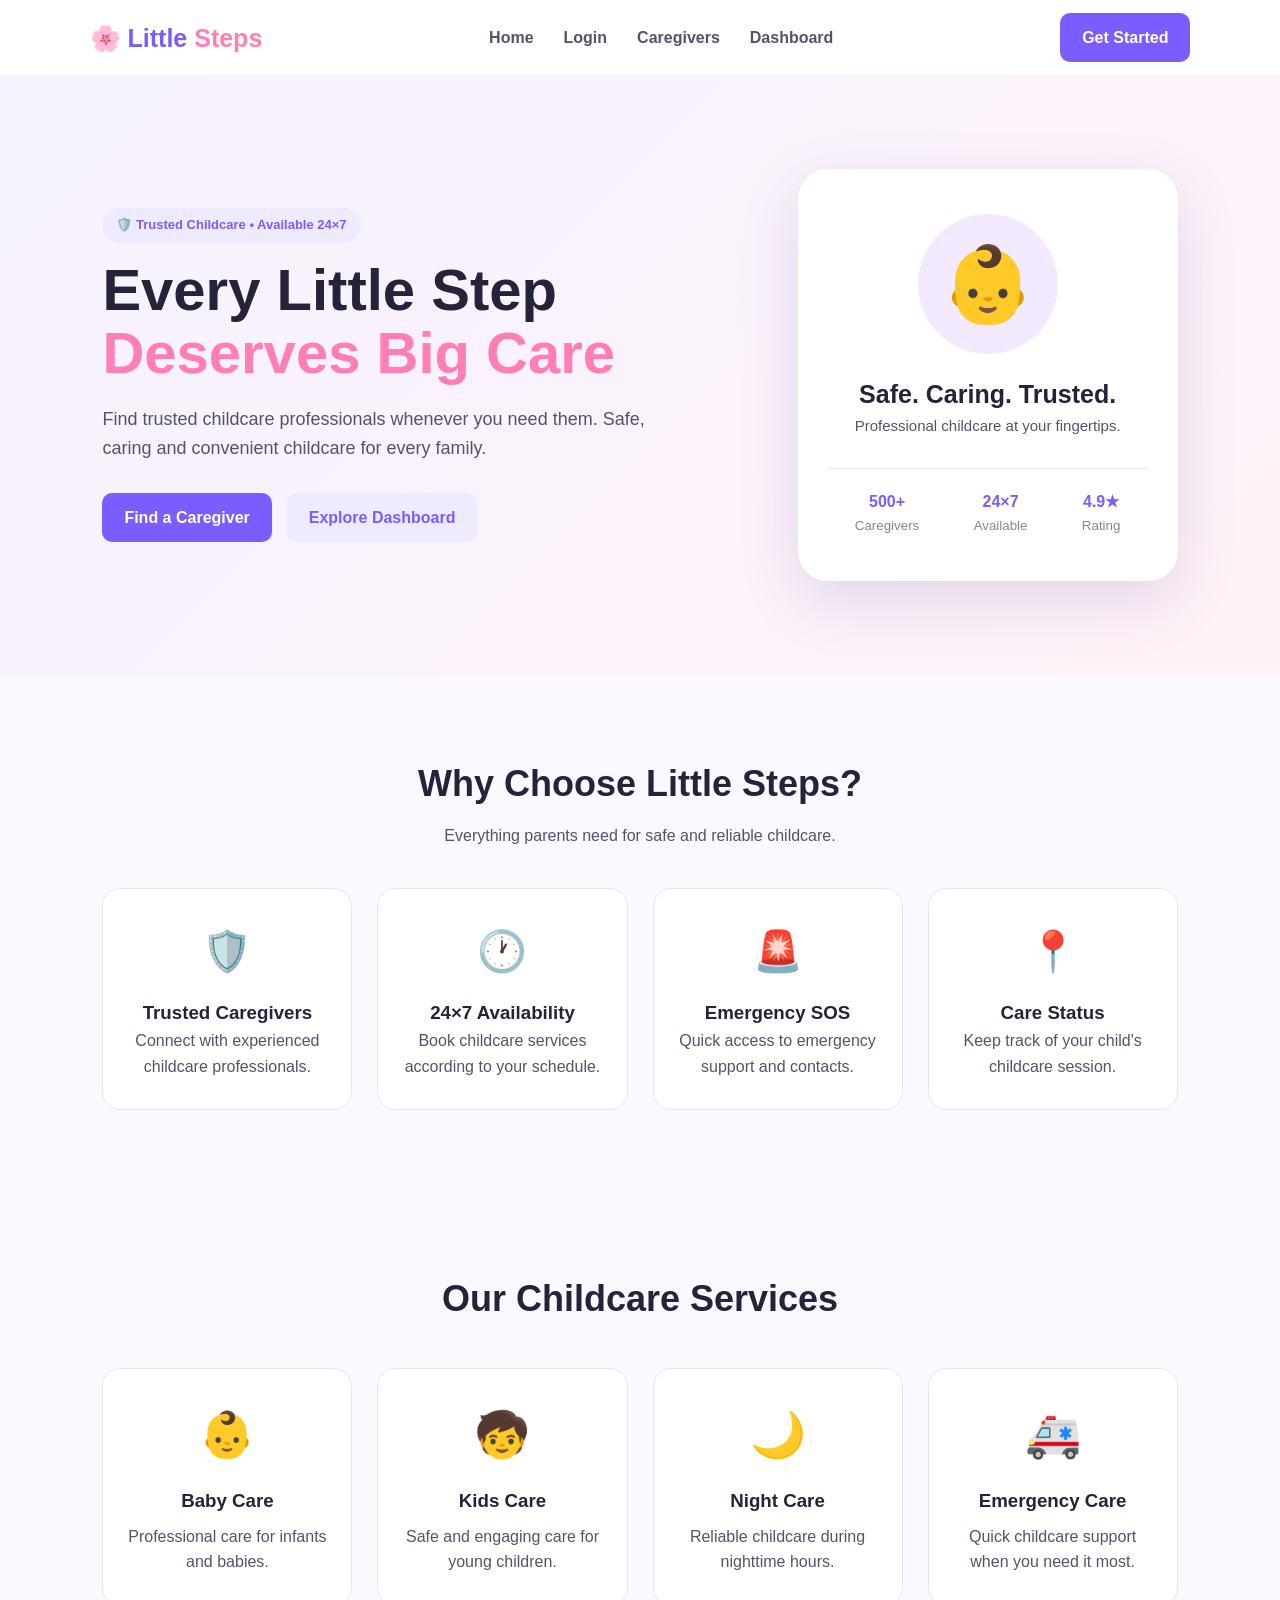
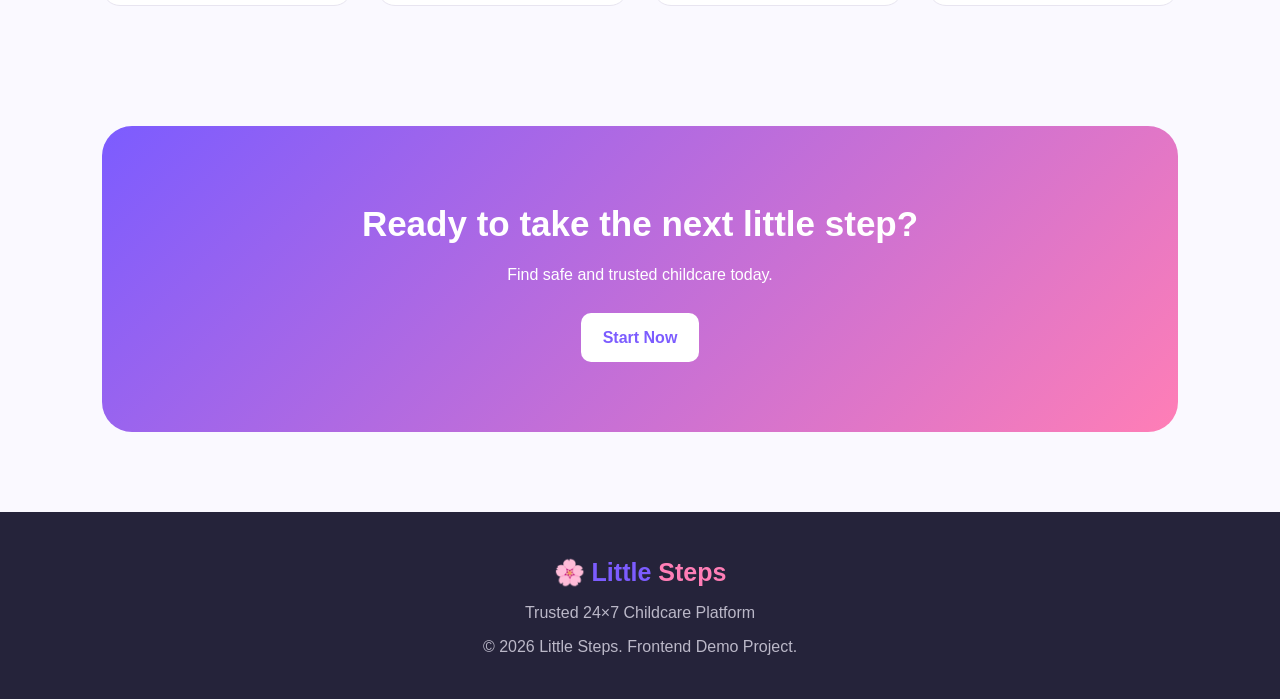
<file: index.html>
<!DOCTYPE html>
<html lang="en">
<head>
    <meta charset="UTF-8">
    <meta name="viewport" content="width=device-width, initial-scale=1.0">
    <title>Little Steps | Trusted 24×7 Childcare</title>
    <link rel="stylesheet" href="style.css">
</head>
<body>

<header class="navbar">
    <div class="logo">🌸 Little <span>Steps</span></div>

    <nav>
        <a href="index.html">Home</a>
        <a href="login.html">Login</a>
        <a href="caregivers.html">Caregivers</a>
        <a href="dashboard.html">Dashboard</a>
    </nav>

    <a href="login.html" class="btn">Get Started</a>
</header>

<section class="hero">
    <div class="hero-content">
        <span class="badge">🛡️ Trusted Childcare • Available 24×7</span>
        <h1>Every Little Step<br><span>Deserves Big Care</span></h1>
        <p>
            Find trusted childcare professionals whenever you need them.
            Safe, caring and convenient childcare for every family.
        </p>

        <div class="hero-buttons">
            <a href="caregivers.html" class="btn">Find a Caregiver</a>
            <a href="dashboard.html" class="btn secondary">Explore Dashboard</a>
        </div>
    </div>

    <div class="hero-card">
        <div class="baby-icon">👶</div>
        <h3>Safe. Caring. Trusted.</h3>
        <p>Professional childcare at your fingertips.</p>

        <div class="mini-stats">
            <div>
                <strong>500+</strong>
                <small>Caregivers</small>
            </div>
            <div>
                <strong>24×7</strong>
                <small>Available</small>
            </div>
            <div>
                <strong>4.9★</strong>
                <small>Rating</small>
            </div>
        </div>
    </div>
</section>

<section class="features">
    <h2>Why Choose Little Steps?</h2>
    <p class="section-subtitle">Everything parents need for safe and reliable childcare.</p>

    <div class="feature-grid">
        <div class="feature-card">
            <div class="feature-icon">🛡️</div>
            <h3>Trusted Caregivers</h3>
            <p>Connect with experienced childcare professionals.</p>
        </div>

        <div class="feature-card">
            <div class="feature-icon">🕐</div>
            <h3>24×7 Availability</h3>
            <p>Book childcare services according to your schedule.</p>
        </div>

        <div class="feature-card">
            <div class="feature-icon">🚨</div>
            <h3>Emergency SOS</h3>
            <p>Quick access to emergency support and contacts.</p>
        </div>

        <div class="feature-card">
            <div class="feature-icon">📍</div>
            <h3>Care Status</h3>
            <p>Keep track of your child's childcare session.</p>
        </div>
    </div>
</section>

<section class="services">
    <h2>Our Childcare Services</h2>

    <div class="service-grid">
        <div class="service-card">
            <span>👶</span>
            <h3>Baby Care</h3>
            <p>Professional care for infants and babies.</p>
        </div>

        <div class="service-card">
            <span>🧒</span>
            <h3>Kids Care</h3>
            <p>Safe and engaging care for young children.</p>
        </div>

        <div class="service-card">
            <span>🌙</span>
            <h3>Night Care</h3>
            <p>Reliable childcare during nighttime hours.</p>
        </div>

        <div class="service-card">
            <span>🚑</span>
            <h3>Emergency Care</h3>
            <p>Quick childcare support when you need it most.</p>
        </div>
    </div>
</section>

<section class="cta">
    <h2>Ready to take the next little step?</h2>
    <p>Find safe and trusted childcare today.</p>
    <a href="login.html" class="btn">Start Now</a>
</section>

<footer>
    <div class="logo">🌸 Little <span>Steps</span></div>
    <p>Trusted 24×7 Childcare Platform</p>
    <p>© 2026 Little Steps. Frontend Demo Project.</p>
</footer>

<script src="script.js"></script>
</body>
</html>
</file>
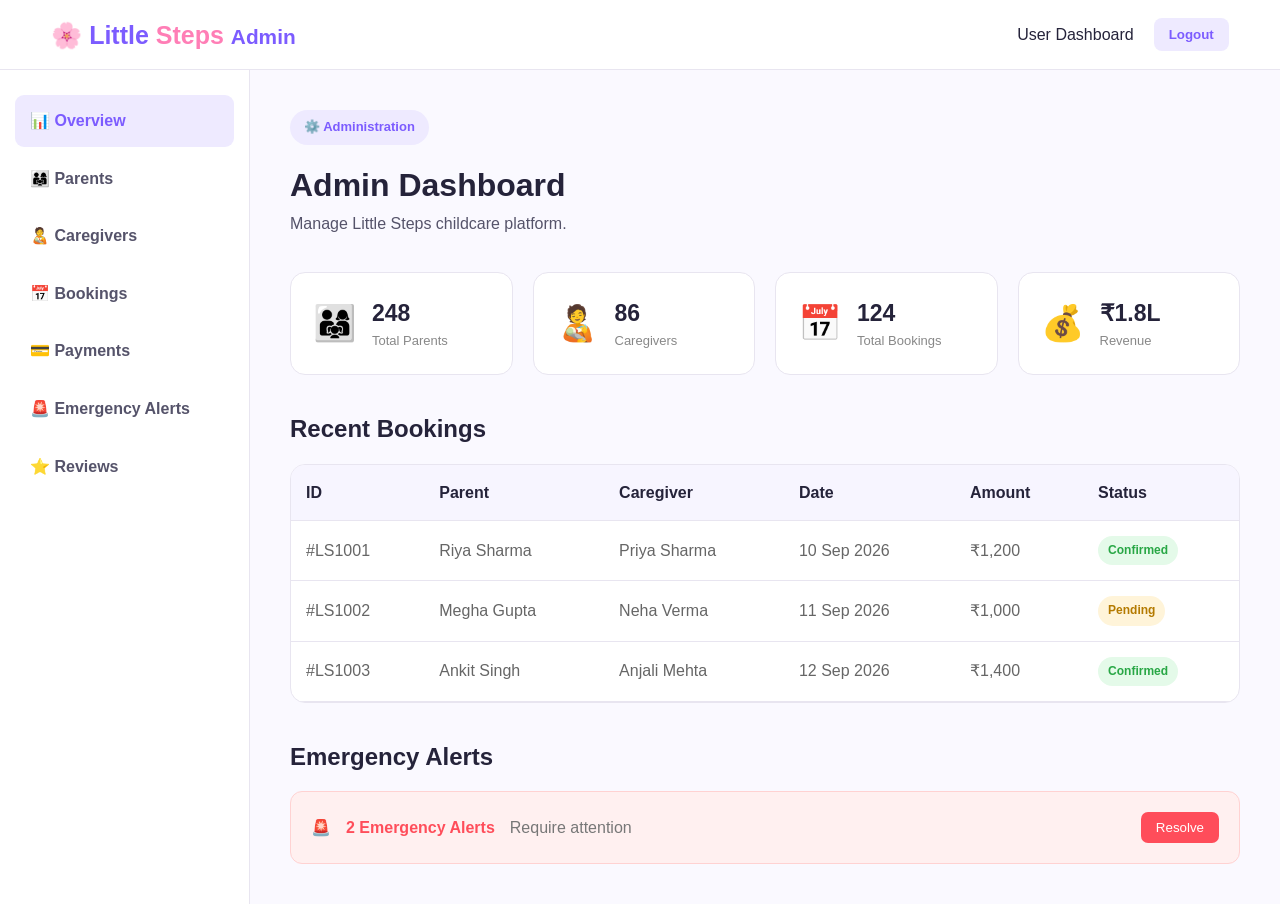
<file: admin.html>
<!DOCTYPE html>
<html lang="en">
<head>
    <meta charset="UTF-8">
    <meta name="viewport" content="width=device-width, initial-scale=1.0">
    <title>Admin Panel | Little Steps</title>
    <link rel="stylesheet" href="style.css">
</head>
<body>

<header class="dashboard-nav">
    <div class="logo">🌸 Little <span>Steps</span> <small>Admin</small></div>

    <div class="nav-actions">
        <a href="dashboard.html">User Dashboard</a>
        <button onclick="logout()">Logout</button>
    </div>
</header>

<div class="dashboard-layout">

    <aside class="sidebar">
        <a class="active" href="admin.html">📊 Overview</a>
        <a href="#parents">👨‍👩‍👧 Parents</a>
        <a href="#caregivers">🧑‍🍼 Caregivers</a>
        <a href="#bookings">📅 Bookings</a>
        <a href="#payments">💳 Payments</a>
        <a href="#emergency">🚨 Emergency Alerts</a>
        <a href="#reviews">⭐ Reviews</a>
    </aside>

    <main class="dashboard-main">

        <div class="welcome">
            <div>
                <span class="badge">⚙️ Administration</span>
                <h1>Admin Dashboard</h1>
                <p>Manage Little Steps childcare platform.</p>
            </div>
        </div>

        <div class="stat-grid">

            <div class="dashboard-stat">
                <span>👨‍👩‍👧</span>
                <div>
                    <h3>248</h3>
                    <p>Total Parents</p>
                </div>
            </div>

            <div class="dashboard-stat">
                <span>🧑‍🍼</span>
                <div>
                    <h3>86</h3>
                    <p>Caregivers</p>
                </div>
            </div>

            <div class="dashboard-stat">
                <span>📅</span>
                <div>
                    <h3>124</h3>
                    <p>Total Bookings</p>
                </div>
            </div>

            <div class="dashboard-stat">
                <span>💰</span>
                <div>
                    <h3>₹1.8L</h3>
                    <p>Revenue</p>
                </div>
            </div>

        </div>

        <section class="dashboard-section" id="bookings">

            <div class="section-header">
                <h2>Recent Bookings</h2>
            </div>

            <div class="table-container">
                <table>
                    <thead>
                        <tr>
                            <th>ID</th>
                            <th>Parent</th>
                            <th>Caregiver</th>
                            <th>Date</th>
                            <th>Amount</th>
                            <th>Status</th>
                        </tr>
                    </thead>

                    <tbody>
                        <tr>
                            <td>#LS1001</td>
                            <td>Riya Sharma</td>
                            <td>Priya Sharma</td>
                            <td>10 Sep 2026</td>
                            <td>₹1,200</td>
                            <td><span class="status confirmed">Confirmed</span></td>
                        </tr>

                        <tr>
                            <td>#LS1002</td>
                            <td>Megha Gupta</td>
                            <td>Neha Verma</td>
                            <td>11 Sep 2026</td>
                            <td>₹1,000</td>
                            <td><span class="status pending">Pending</span></td>
                        </tr>

                        <tr>
                            <td>#LS1003</td>
                            <td>Ankit Singh</td>
                            <td>Anjali Mehta</td>
                            <td>12 Sep 2026</td>
                            <td>₹1,400</td>
                            <td><span class="status confirmed">Confirmed</span></td>
                        </tr>
                    </tbody>
                </table>
            </div>

        </section>

        <section class="dashboard-section" id="emergency">

            <div class="section-header">
                <h2>Emergency Alerts</h2>
            </div>

            <div class="alert-box">
                🚨 <strong>2 Emergency Alerts</strong>
                <span>Require attention</span>
                <button onclick="resolveAlerts()">Resolve</button>
            </div>

        </section>

    </main>
</div>

<script src="script.js"></script>
</body>
</html>
</file>
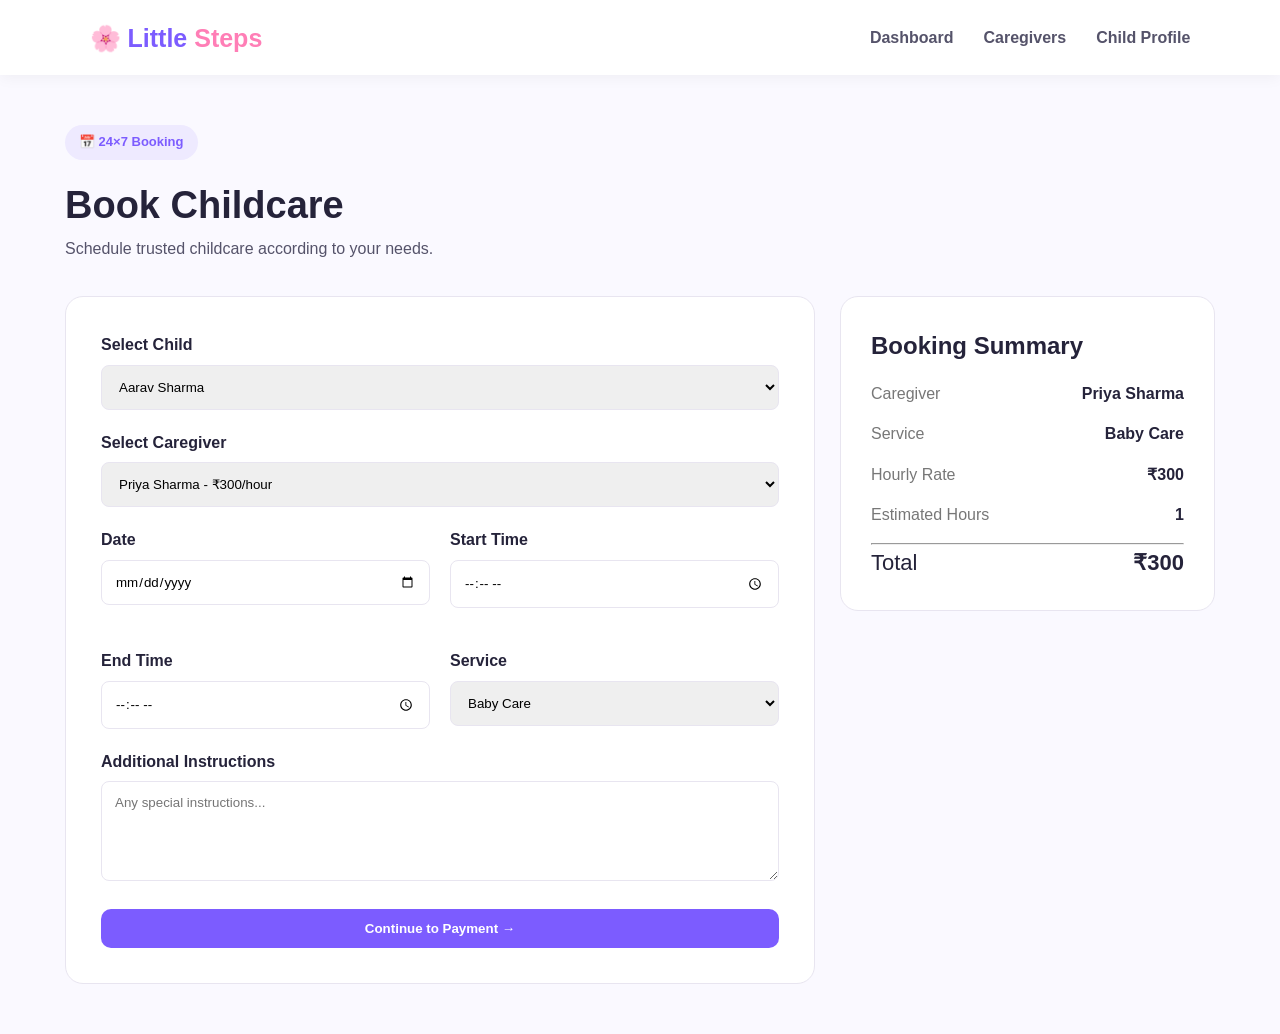
<file: booking.html>
<!DOCTYPE html>
<html lang="en">
<head>
    <meta charset="UTF-8">
    <meta name="viewport" content="width=device-width, initial-scale=1.0">
    <title>Book Childcare | Little Steps</title>
    <link rel="stylesheet" href="style.css">
</head>
<body>

<header class="navbar">
    <div class="logo">🌸 Little <span>Steps</span></div>
    <nav>
        <a href="dashboard.html">Dashboard</a>
        <a href="caregivers.html">Caregivers</a>
        <a href="child-profile.html">Child Profile</a>
    </nav>
</header>

<main class="page-container">

    <div class="page-heading">
        <span class="badge">📅 24×7 Booking</span>
        <h1>Book Childcare</h1>
        <p>Schedule trusted childcare according to your needs.</p>
    </div>

    <div class="booking-layout">

        <div class="form-card">

            <form id="bookingForm">

                <div class="form-group">
                    <label>Select Child</label>
                    <select id="bookingChild" required>
                        <option>Aarav Sharma</option>
                    </select>
                </div>

                <div class="form-group">
                    <label>Select Caregiver</label>
                    <select id="caregiver" required>
                        <option value="300">Priya Sharma - ₹300/hour</option>
                        <option value="250">Neha Verma - ₹250/hour</option>
                        <option value="280">Anjali Mehta - ₹280/hour</option>
                        <option value="320">Simran Kapoor - ₹320/hour</option>
                    </select>
                </div>

                <div class="form-grid">

                    <div class="form-group">
                        <label>Date</label>
                        <input type="date" id="bookingDate" required>
                    </div>

                    <div class="form-group">
                        <label>Start Time</label>
                        <input type="time" id="startTime" required>
                    </div>

                    <div class="form-group">
                        <label>End Time</label>
                        <input type="time" id="endTime" required>
                    </div>

                    <div class="form-group">
                        <label>Service</label>
                        <select id="service">
                            <option>Baby Care</option>
                            <option>Kids Care</option>
                            <option>Night Care</option>
                            <option>Emergency Care</option>
                        </select>
                    </div>

                </div>

                <div class="form-group">
                    <label>Additional Instructions</label>
                    <textarea id="bookingNotes"
                              placeholder="Any special instructions..."></textarea>
                </div>

                <button type="submit" class="btn full">Continue to Payment →</button>

            </form>

        </div>

        <div class="booking-summary">

            <h2>Booking Summary</h2>

            <div class="summary-row">
                <span>Caregiver</span>
                <strong id="summaryCaregiver">Priya Sharma</strong>
            </div>

            <div class="summary-row">
                <span>Service</span>
                <strong id="summaryService">Baby Care</strong>
            </div>

            <div class="summary-row">
                <span>Hourly Rate</span>
                <strong id="summaryRate">₹300</strong>
            </div>

            <div class="summary-row">
                <span>Estimated Hours</span>
                <strong id="summaryHours">1</strong>
            </div>

            <hr>

            <div class="summary-total">
                <span>Total</span>
                <strong id="summaryTotal">₹300</strong>
            </div>

        </div>

    </div>

</main>

<script src="script.js"></script>
</body>
</html>
</file>
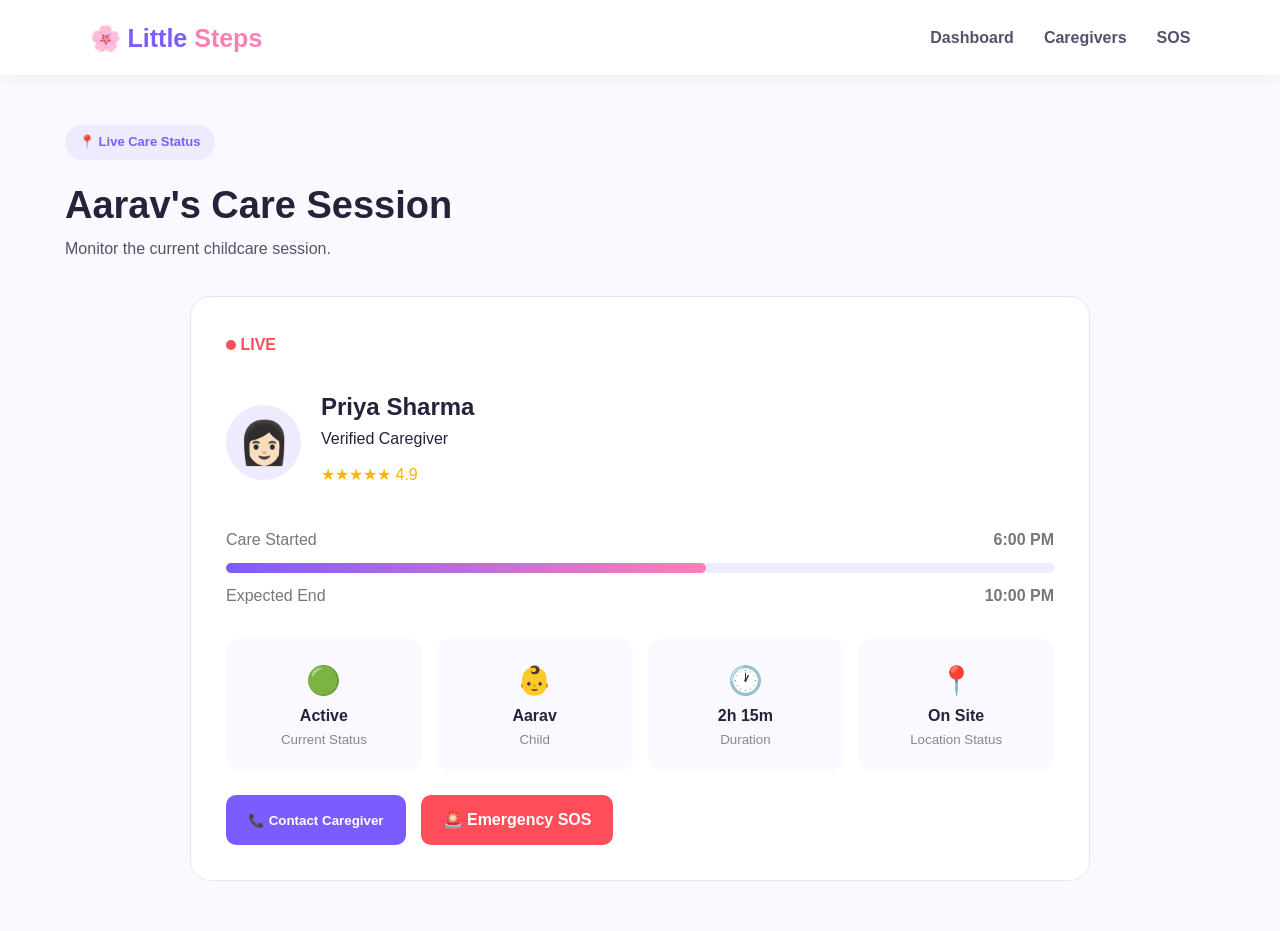
<file: care-status.html>
<!DOCTYPE html>
<html lang="en">
<head>
    <meta charset="UTF-8">
    <meta name="viewport" content="width=device-width, initial-scale=1.0">
    <title>Care Status | Little Steps</title>
    <link rel="stylesheet" href="style.css">
</head>
<body>

<header class="navbar">
    <div class="logo">🌸 Little <span>Steps</span></div>
    <nav>
        <a href="dashboard.html">Dashboard</a>
        <a href="caregivers.html">Caregivers</a>
        <a href="emergency.html">SOS</a>
    </nav>
</header>

<main class="page-container">

    <div class="page-heading">
        <span class="badge">📍 Live Care Status</span>
        <h1>Aarav's Care Session</h1>
        <p>Monitor the current childcare session.</p>
    </div>

    <div class="status-card">

        <div class="live-indicator">
            <span></span> LIVE
        </div>

        <div class="status-caregiver">
            <div class="large-avatar">👩🏻</div>

            <div>
                <h2>Priya Sharma</h2>
                <p>Verified Caregiver</p>
                <div class="rating">★★★★★ 4.9</div>
            </div>
        </div>

        <div class="progress-container">

            <div class="progress-label">
                <span>Care Started</span>
                <strong>6:00 PM</strong>
            </div>

            <div class="progress-bar">
                <div class="progress-fill"></div>
            </div>

            <div class="progress-label">
                <span>Expected End</span>
                <strong>10:00 PM</strong>
            </div>

        </div>

        <div class="care-status-grid">

            <div>
                <span>🟢</span>
                <strong>Active</strong>
                <small>Current Status</small>
            </div>

            <div>
                <span>👶</span>
                <strong>Aarav</strong>
                <small>Child</small>
            </div>

            <div>
                <span>🕐</span>
                <strong>2h 15m</strong>
                <small>Duration</small>
            </div>

            <div>
                <span>📍</span>
                <strong>On Site</strong>
                <small>Location Status</small>
            </div>

        </div>

        <div class="status-actions">
            <button onclick="contactCaregiver()" class="btn">📞 Contact Caregiver</button>
            <a href="emergency.html" class="btn emergency-btn">🚨 Emergency SOS</a>
        </div>

    </div>

</main>

<script src="script.js"></script>
</body>
</html>
</file>
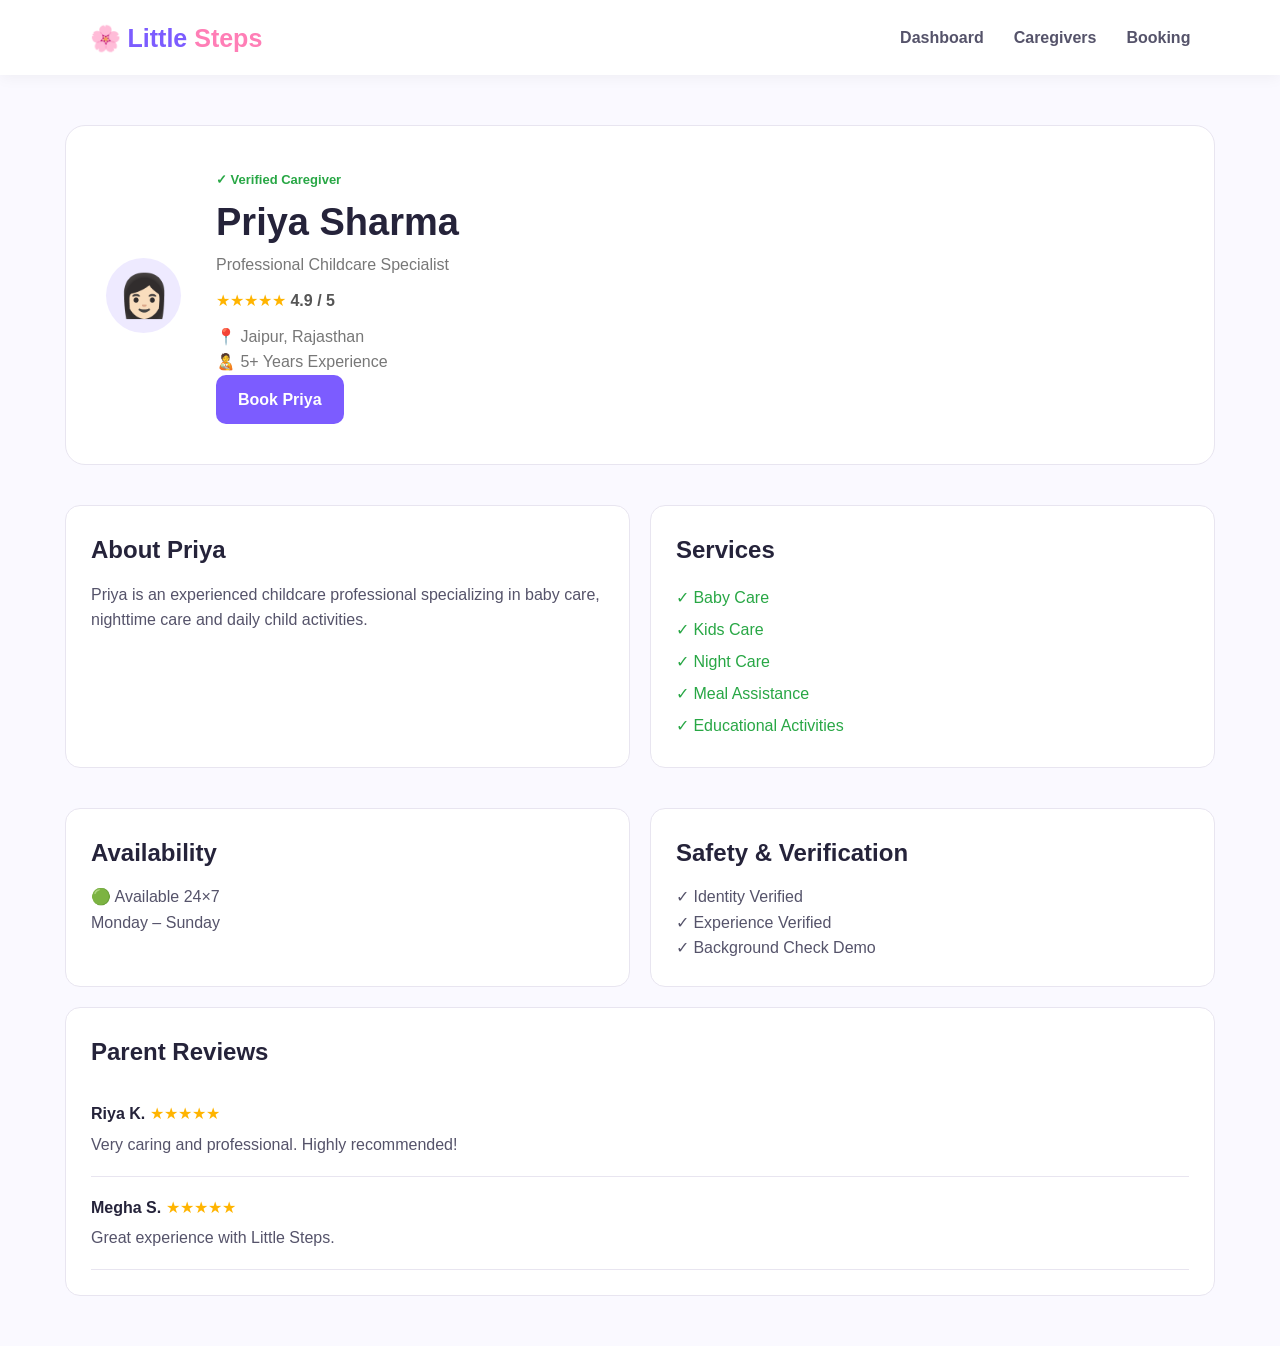
<file: caregiver-profile.html>
<!DOCTYPE html>
<html lang="en">
<head>
    <meta charset="UTF-8">
    <meta name="viewport" content="width=device-width, initial-scale=1.0">
    <title>Caregiver Profile | Little Steps</title>
    <link rel="stylesheet" href="style.css">
</head>
<body>

<header class="navbar">
    <div class="logo">🌸 Little <span>Steps</span></div>
    <nav>
        <a href="dashboard.html">Dashboard</a>
        <a href="caregivers.html">Caregivers</a>
        <a href="booking.html">Booking</a>
    </nav>
</header>

<main class="page-container">

    <div class="profile-top">

        <div class="large-avatar">👩🏻</div>

        <div class="profile-info">
            <span class="verified">✓ Verified Caregiver</span>
            <h1>Priya Sharma</h1>
            <p>Professional Childcare Specialist</p>

            <div class="rating">★★★★★ <b>4.9 / 5</b></div>

            <p>📍 Jaipur, Rajasthan</p>
            <p>🧑‍🍼 5+ Years Experience</p>

            <a href="booking.html" class="btn">Book Priya</a>
        </div>

    </div>

    <div class="profile-grid">

        <section class="profile-box">
            <h2>About Priya</h2>
            <p>
                Priya is an experienced childcare professional specializing
                in baby care, nighttime care and daily child activities.
            </p>
        </section>

        <section class="profile-box">
            <h2>Services</h2>
            <ul class="check-list">
                <li>✓ Baby Care</li>
                <li>✓ Kids Care</li>
                <li>✓ Night Care</li>
                <li>✓ Meal Assistance</li>
                <li>✓ Educational Activities</li>
            </ul>
        </section>

        <section class="profile-box">
            <h2>Availability</h2>
            <p>🟢 Available 24×7</p>
            <p>Monday – Sunday</p>
        </section>

        <section class="profile-box">
            <h2>Safety & Verification</h2>
            <p>✓ Identity Verified</p>
            <p>✓ Experience Verified</p>
            <p>✓ Background Check Demo</p>
        </section>

    </div>

    <section class="profile-box">
        <h2>Parent Reviews</h2>

        <div class="review-item">
            <strong>Riya K.</strong>
            <span class="rating">★★★★★</span>
            <p>Very caring and professional. Highly recommended!</p>
        </div>

        <div class="review-item">
            <strong>Megha S.</strong>
            <span class="rating">★★★★★</span>
            <p>Great experience with Little Steps.</p>
        </div>
    </section>

</main>

</body>
</html>
</file>
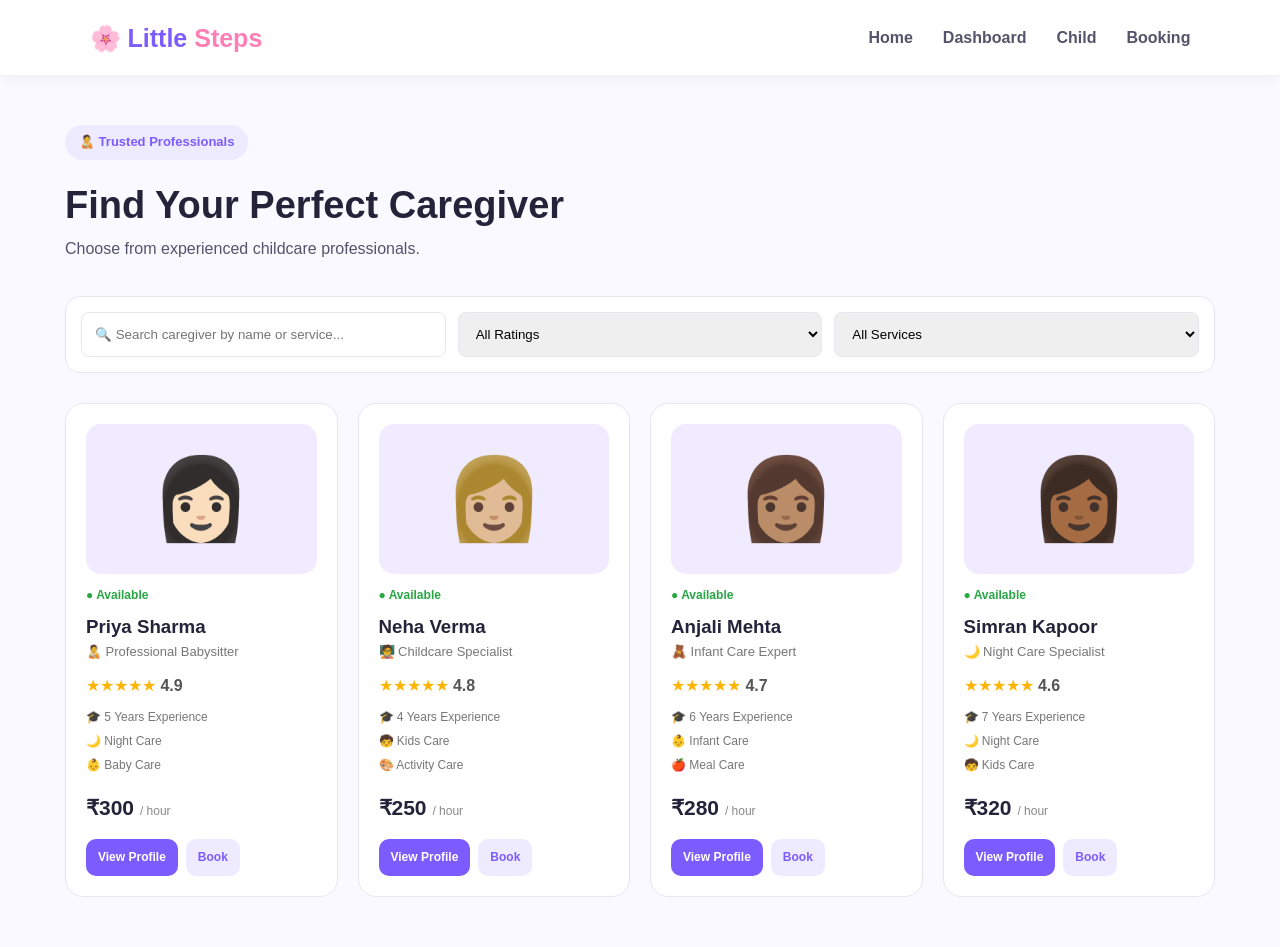
<file: caregivers.html>
<!DOCTYPE html>
<html lang="en">
<head>
    <meta charset="UTF-8">
    <meta name="viewport" content="width=device-width, initial-scale=1.0">
    <title>Caregivers | Little Steps</title>
    <link rel="stylesheet" href="style.css">
</head>
<body>

<header class="navbar">
    <div class="logo">🌸 Little <span>Steps</span></div>

    <nav>
        <a href="index.html">Home</a>
        <a href="dashboard.html">Dashboard</a>
        <a href="child-profile.html">Child</a>
        <a href="booking.html">Booking</a>
    </nav>
</header>

<main class="page-container">

    <div class="page-heading">
        <span class="badge">🧑‍🍼 Trusted Professionals</span>
        <h1>Find Your Perfect Caregiver</h1>
        <p>Choose from experienced childcare professionals.</p>
    </div>

    <div class="search-bar">
        <input type="text" id="caregiverSearch"
               placeholder="🔍 Search caregiver by name or service..."
               onkeyup="searchCaregivers()">

        <select id="ratingFilter" onchange="filterCaregivers()">
            <option value="all">All Ratings</option>
            <option value="4.5">4.5+ Rating</option>
            <option value="4.8">4.8+ Rating</option>
        </select>

        <select id="serviceFilter" onchange="filterCaregivers()">
            <option value="all">All Services</option>
            <option value="baby">Baby Care</option>
            <option value="kids">Kids Care</option>
            <option value="night">Night Care</option>
        </select>
    </div>

    <div class="caregiver-grid" id="caregiverGrid">

        <div class="caregiver-card"
             data-name="priya sharma"
             data-rating="4.9"
             data-service="baby night">

            <div class="caregiver-photo">👩🏻</div>
            <span class="available">● Available</span>

            <h3>Priya Sharma</h3>
            <p>🧑‍🍼 Professional Babysitter</p>

            <div class="rating">★★★★★ <b>4.9</b></div>

            <div class="caregiver-details">
                <span>🎓 5 Years Experience</span>
                <span>🌙 Night Care</span>
                <span>👶 Baby Care</span>
            </div>

            <div class="price">₹300 <small>/ hour</small></div>

            <div class="card-buttons">
                <a href="caregiver-profile.html" class="btn">View Profile</a>
                <a href="booking.html" class="btn secondary">Book</a>
            </div>
        </div>

        <div class="caregiver-card"
             data-name="neha verma"
             data-rating="4.8"
             data-service="kids">

            <div class="caregiver-photo">👩🏼</div>
            <span class="available">● Available</span>

            <h3>Neha Verma</h3>
            <p>🧑‍🏫 Childcare Specialist</p>

            <div class="rating">★★★★★ <b>4.8</b></div>

            <div class="caregiver-details">
                <span>🎓 4 Years Experience</span>
                <span>🧒 Kids Care</span>
                <span>🎨 Activity Care</span>
            </div>

            <div class="price">₹250 <small>/ hour</small></div>

            <div class="card-buttons">
                <a href="caregiver-profile.html" class="btn">View Profile</a>
                <a href="booking.html" class="btn secondary">Book</a>
            </div>
        </div>

        <div class="caregiver-card"
             data-name="anjali mehta"
             data-rating="4.7"
             data-service="baby">

            <div class="caregiver-photo">👩🏽</div>
            <span class="available">● Available</span>

            <h3>Anjali Mehta</h3>
            <p>🧸 Infant Care Expert</p>

            <div class="rating">★★★★★ <b>4.7</b></div>

            <div class="caregiver-details">
                <span>🎓 6 Years Experience</span>
                <span>👶 Infant Care</span>
                <span>🍎 Meal Care</span>
            </div>

            <div class="price">₹280 <small>/ hour</small></div>

            <div class="card-buttons">
                <a href="caregiver-profile.html" class="btn">View Profile</a>
                <a href="booking.html" class="btn secondary">Book</a>
            </div>
        </div>

        <div class="caregiver-card"
             data-name="simran kapoor"
             data-rating="4.6"
             data-service="night kids">

            <div class="caregiver-photo">👩🏾</div>
            <span class="available">● Available</span>

            <h3>Simran Kapoor</h3>
            <p>🌙 Night Care Specialist</p>

            <div class="rating">★★★★★ <b>4.6</b></div>

            <div class="caregiver-details">
                <span>🎓 7 Years Experience</span>
                <span>🌙 Night Care</span>
                <span>🧒 Kids Care</span>
            </div>

            <div class="price">₹320 <small>/ hour</small></div>

            <div class="card-buttons">
                <a href="caregiver-profile.html" class="btn">View Profile</a>
                <a href="booking.html" class="btn secondary">Book</a>
            </div>
        </div>

    </div>

</main>

<script src="script.js"></script>
</body>
</html>
</file>
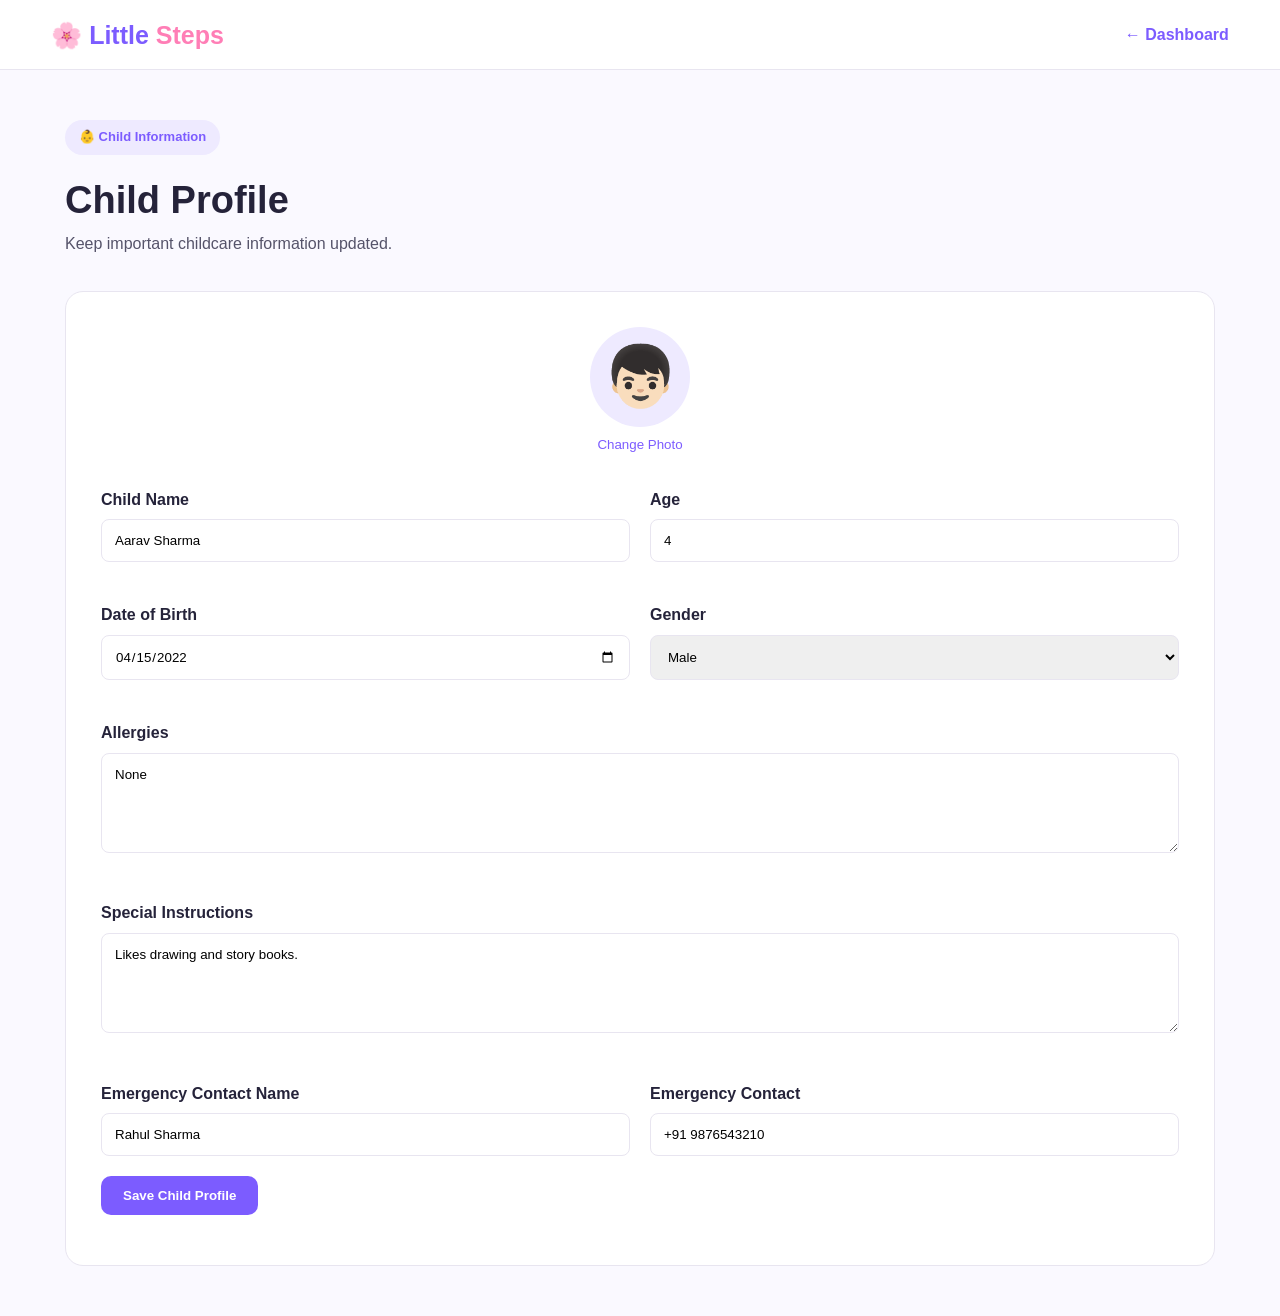
<file: child-profile.html>
<!DOCTYPE html>
<html lang="en">
<head>
    <meta charset="UTF-8">
    <meta name="viewport" content="width=device-width, initial-scale=1.0">
    <title>Child Profile | Little Steps</title>
    <link rel="stylesheet" href="style.css">
</head>
<body>

<header class="dashboard-nav">
    <div class="logo">🌸 Little <span>Steps</span></div>
    <a href="dashboard.html">← Dashboard</a>
</header>

<main class="page-container">

    <div class="page-heading">
        <span class="badge">👶 Child Information</span>
        <h1>Child Profile</h1>
        <p>Keep important childcare information updated.</p>
    </div>

    <div class="form-card">

        <form id="childForm">

            <div class="profile-photo-upload">
                <div class="child-avatar">👦🏻</div>
                <button type="button">Change Photo</button>
            </div>

            <div class="form-grid">

                <div class="form-group">
                    <label>Child Name</label>
                    <input type="text" id="childName" value="Aarav Sharma" required>
                </div>

                <div class="form-group">
                    <label>Age</label>
                    <input type="number" id="childAge" value="4" required>
                </div>

                <div class="form-group">
                    <label>Date of Birth</label>
                    <input type="date" value="2022-04-15">
                </div>

                <div class="form-group">
                    <label>Gender</label>
                    <select>
                        <option>Male</option>
                        <option>Female</option>
                        <option>Other</option>
                    </select>
                </div>

                <div class="form-group full-width">
                    <label>Allergies</label>
                    <textarea id="allergies" placeholder="Enter allergies">None</textarea>
                </div>

                <div class="form-group full-width">
                    <label>Special Instructions</label>
                    <textarea id="instructions"
                              placeholder="Enter special instructions">Likes drawing and story books.</textarea>
                </div>

                <div class="form-group">
                    <label>Emergency Contact Name</label>
                    <input type="text" value="Rahul Sharma">
                </div>

                <div class="form-group">
                    <label>Emergency Contact</label>
                    <input type="tel" value="+91 9876543210">
                </div>

            </div>

            <button type="submit" class="btn">Save Child Profile</button>

        </form>

        <div id="childMessage" class="success-message"></div>

    </div>

</main>

<script src="script.js"></script>
</body>
</html>
</file>
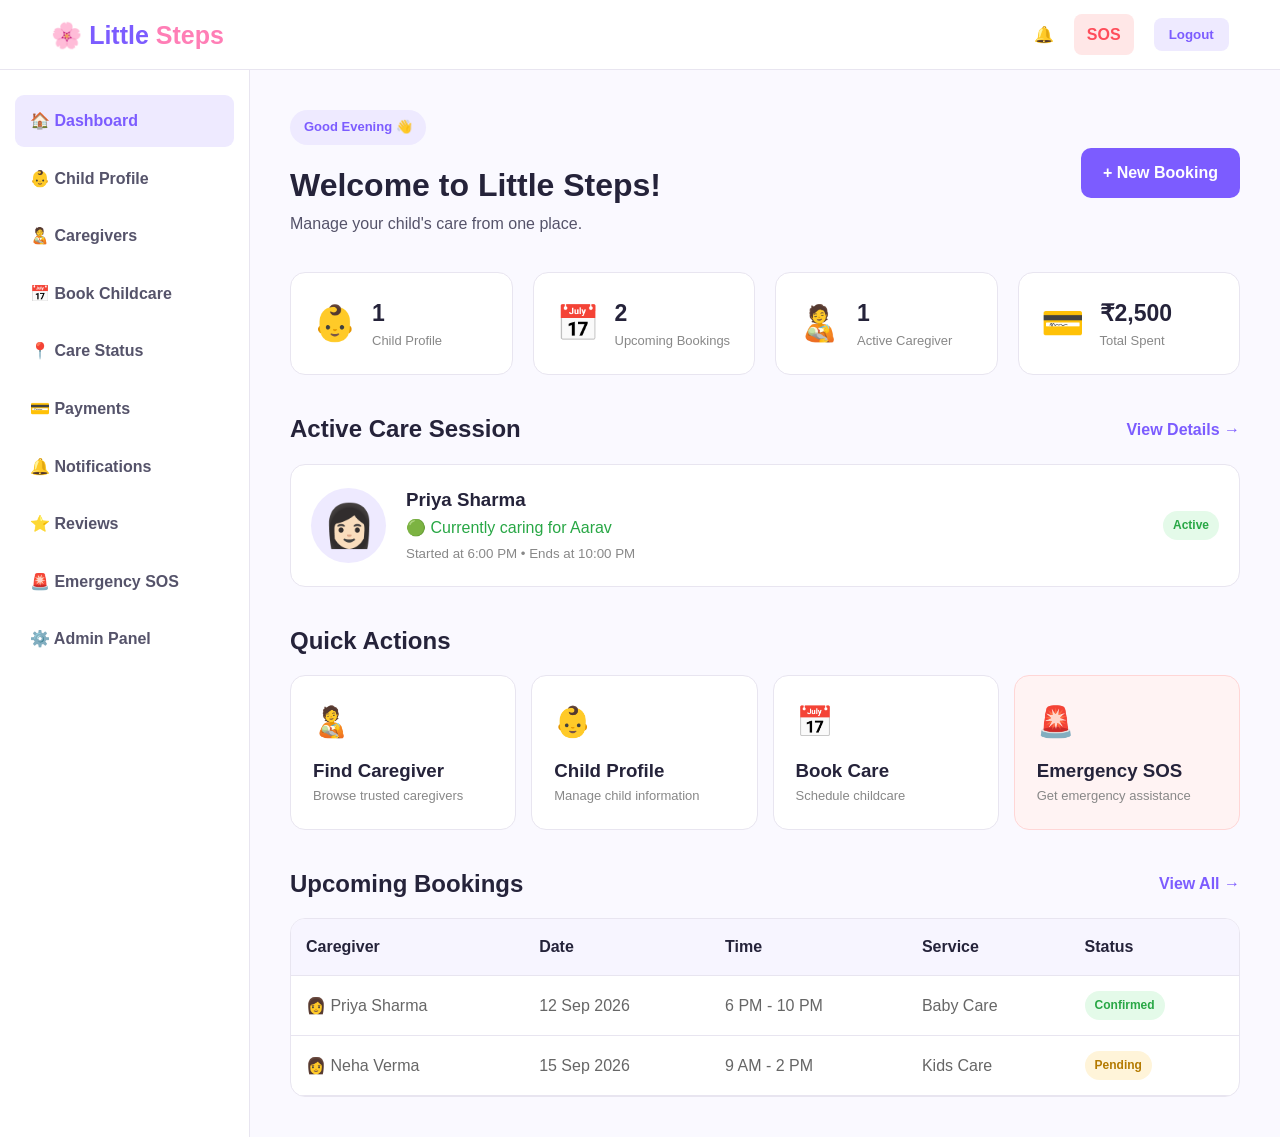
<file: dashboard.html>
<!DOCTYPE html>
<html lang="en">
<head>
    <meta charset="UTF-8">
    <meta name="viewport" content="width=device-width, initial-scale=1.0">
    <title>Dashboard | Little Steps</title>
    <link rel="stylesheet" href="style.css">
</head>
<body>

<header class="dashboard-nav">
    <div class="logo">🌸 Little <span>Steps</span></div>

    <div class="nav-actions">
        <a href="notifications.html">🔔</a>
        <a href="emergency.html" class="sos-small">SOS</a>
        <button onclick="logout()">Logout</button>
    </div>
</header>

<div class="dashboard-layout">

    <aside class="sidebar">
        <a class="active" href="dashboard.html">🏠 Dashboard</a>
        <a href="child-profile.html">👶 Child Profile</a>
        <a href="caregivers.html">🧑‍🍼 Caregivers</a>
        <a href="booking.html">📅 Book Childcare</a>
        <a href="care-status.html">📍 Care Status</a>
        <a href="payment.html">💳 Payments</a>
        <a href="notifications.html">🔔 Notifications</a>
        <a href="reviews.html">⭐ Reviews</a>
        <a href="emergency.html">🚨 Emergency SOS</a>
        <a href="admin.html">⚙️ Admin Panel</a>
    </aside>

    <main class="dashboard-main">

        <div class="welcome">
            <div>
                <span class="badge">Good Evening 👋</span>
                <h1>Welcome to Little Steps!</h1>
                <p>Manage your child's care from one place.</p>
            </div>

            <a href="booking.html" class="btn">+ New Booking</a>
        </div>

        <div class="stat-grid">

            <div class="dashboard-stat">
                <span>👶</span>
                <div>
                    <h3>1</h3>
                    <p>Child Profile</p>
                </div>
            </div>

            <div class="dashboard-stat">
                <span>📅</span>
                <div>
                    <h3>2</h3>
                    <p>Upcoming Bookings</p>
                </div>
            </div>

            <div class="dashboard-stat">
                <span>🧑‍🍼</span>
                <div>
                    <h3>1</h3>
                    <p>Active Caregiver</p>
                </div>
            </div>

            <div class="dashboard-stat">
                <span>💳</span>
                <div>
                    <h3>₹2,500</h3>
                    <p>Total Spent</p>
                </div>
            </div>

        </div>

        <section class="dashboard-section">

            <div class="section-header">
                <h2>Active Care Session</h2>
                <a href="care-status.html">View Details →</a>
            </div>

            <div class="care-session">

                <div class="caregiver-avatar">👩🏻</div>

                <div class="session-info">
                    <h3>Priya Sharma</h3>
                    <p>🟢 Currently caring for Aarav</p>
                    <small>Started at 6:00 PM • Ends at 10:00 PM</small>
                </div>

                <span class="status active-status">Active</span>
            </div>

        </section>

        <section class="dashboard-section">

            <div class="section-header">
                <h2>Quick Actions</h2>
            </div>

            <div class="quick-grid">

                <a href="caregivers.html" class="quick-card">
                    <span>🧑‍🍼</span>
                    <h3>Find Caregiver</h3>
                    <p>Browse trusted caregivers</p>
                </a>

                <a href="child-profile.html" class="quick-card">
                    <span>👶</span>
                    <h3>Child Profile</h3>
                    <p>Manage child information</p>
                </a>

                <a href="booking.html" class="quick-card">
                    <span>📅</span>
                    <h3>Book Care</h3>
                    <p>Schedule childcare</p>
                </a>

                <a href="emergency.html" class="quick-card emergency-card">
                    <span>🚨</span>
                    <h3>Emergency SOS</h3>
                    <p>Get emergency assistance</p>
                </a>

            </div>

        </section>

        <section class="dashboard-section">

            <div class="section-header">
                <h2>Upcoming Bookings</h2>
                <a href="booking.html">View All →</a>
            </div>

            <div class="table-container">
                <table>
                    <thead>
                        <tr>
                            <th>Caregiver</th>
                            <th>Date</th>
                            <th>Time</th>
                            <th>Service</th>
                            <th>Status</th>
                        </tr>
                    </thead>

                    <tbody>
                        <tr>
                            <td>👩 Priya Sharma</td>
                            <td>12 Sep 2026</td>
                            <td>6 PM - 10 PM</td>
                            <td>Baby Care</td>
                            <td><span class="status confirmed">Confirmed</span></td>
                        </tr>

                        <tr>
                            <td>👩 Neha Verma</td>
                            <td>15 Sep 2026</td>
                            <td>9 AM - 2 PM</td>
                            <td>Kids Care</td>
                            <td><span class="status pending">Pending</span></td>
                        </tr>
                    </tbody>
                </table>
            </div>

        </section>

    </main>
</div>

<script src="script.js"></script>
</body>
</html>
</file>
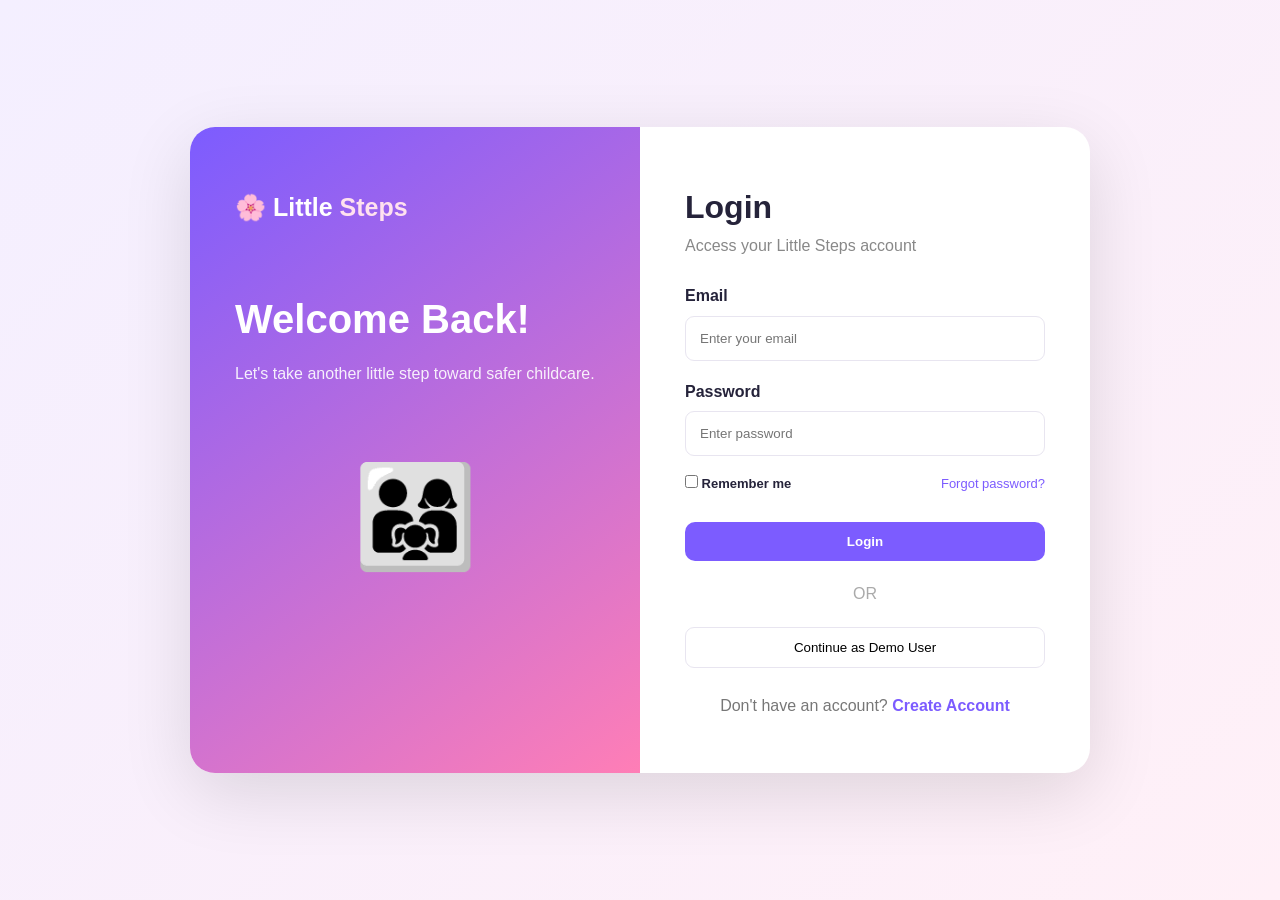
<file: login.html>
<!DOCTYPE html>
<html lang="en">
<head>
    <meta charset="UTF-8">
    <meta name="viewport" content="width=device-width, initial-scale=1.0">
    <title>Login | Little Steps</title>
    <link rel="stylesheet" href="style.css">
</head>
<body class="auth-body">

<div class="auth-container">

    <div class="auth-brand">
        <div class="logo">🌸 Little <span>Steps</span></div>
        <h1>Welcome Back!</h1>
        <p>Let's take another little step toward safer childcare.</p>

        <div class="auth-illustration">👨‍👩‍👧</div>
    </div>

    <div class="auth-box">
        <h2>Login</h2>
        <p class="muted">Access your Little Steps account</p>

        <form id="loginForm">

            <label>Email</label>
            <input type="email" id="email" placeholder="Enter your email" required>

            <label>Password</label>
            <input type="password" id="password" placeholder="Enter password" required>

            <div class="remember">
                <label>
                    <input type="checkbox"> Remember me
                </label>
                <a href="#">Forgot password?</a>
            </div>

            <button type="submit" class="btn full">Login</button>
        </form>

        <div class="divider">OR</div>

        <button class="social-btn" onclick="demoLogin()">Continue as Demo User</button>

        <p class="auth-bottom">
            Don't have an account?
            <a href="#" onclick="demoLogin()">Create Account</a>
        </p>
    </div>

</div>

<script src="script.js"></script>
</body>
</html>
</file>
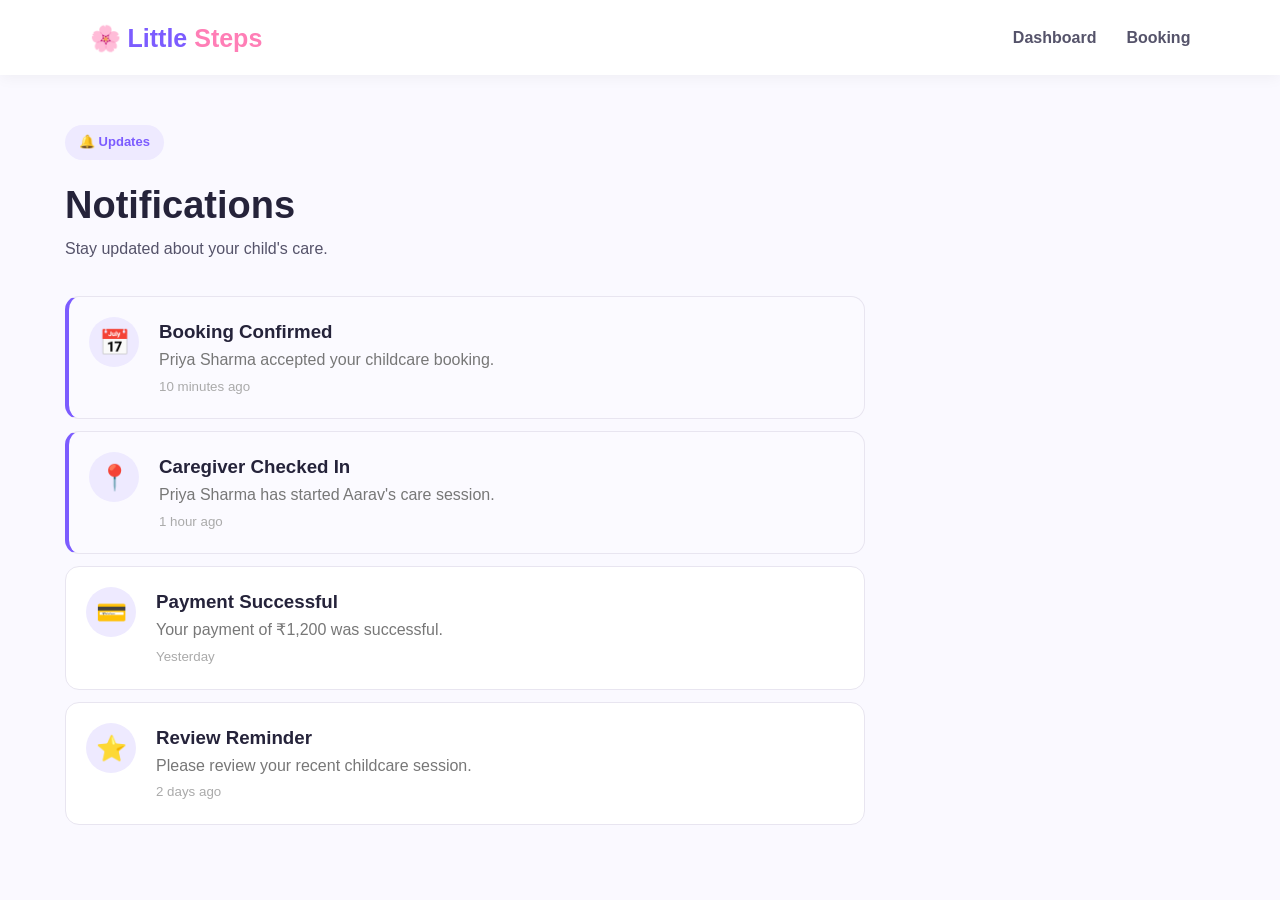
<file: notifications.html>
<!DOCTYPE html>
<html lang="en">
<head>
    <meta charset="UTF-8">
    <meta name="viewport" content="width=device-width, initial-scale=1.0">
    <title>Notifications | Little Steps</title>
    <link rel="stylesheet" href="style.css">
</head>
<body>

<header class="navbar">
    <div class="logo">🌸 Little <span>Steps</span></div>
    <nav>
        <a href="dashboard.html">Dashboard</a>
        <a href="booking.html">Booking</a>
    </nav>
</header>

<main class="page-container">

    <div class="page-heading">
        <span class="badge">🔔 Updates</span>
        <h1>Notifications</h1>
        <p>Stay updated about your child's care.</p>
    </div>

    <div class="notification-list">

        <div class="notification unread">
            <div class="notification-icon">📅</div>
            <div>
                <h3>Booking Confirmed</h3>
                <p>Priya Sharma accepted your childcare booking.</p>
                <small>10 minutes ago</small>
            </div>
        </div>

        <div class="notification unread">
            <div class="notification-icon">📍</div>
            <div>
                <h3>Caregiver Checked In</h3>
                <p>Priya Sharma has started Aarav's care session.</p>
                <small>1 hour ago</small>
            </div>
        </div>

        <div class="notification">
            <div class="notification-icon">💳</div>
            <div>
                <h3>Payment Successful</h3>
                <p>Your payment of ₹1,200 was successful.</p>
                <small>Yesterday</small>
            </div>
        </div>

        <div class="notification">
            <div class="notification-icon">⭐</div>
            <div>
                <h3>Review Reminder</h3>
                <p>Please review your recent childcare session.</p>
                <small>2 days ago</small>
            </div>
        </div>

    </div>

</main>

</body>
</html>
</file>
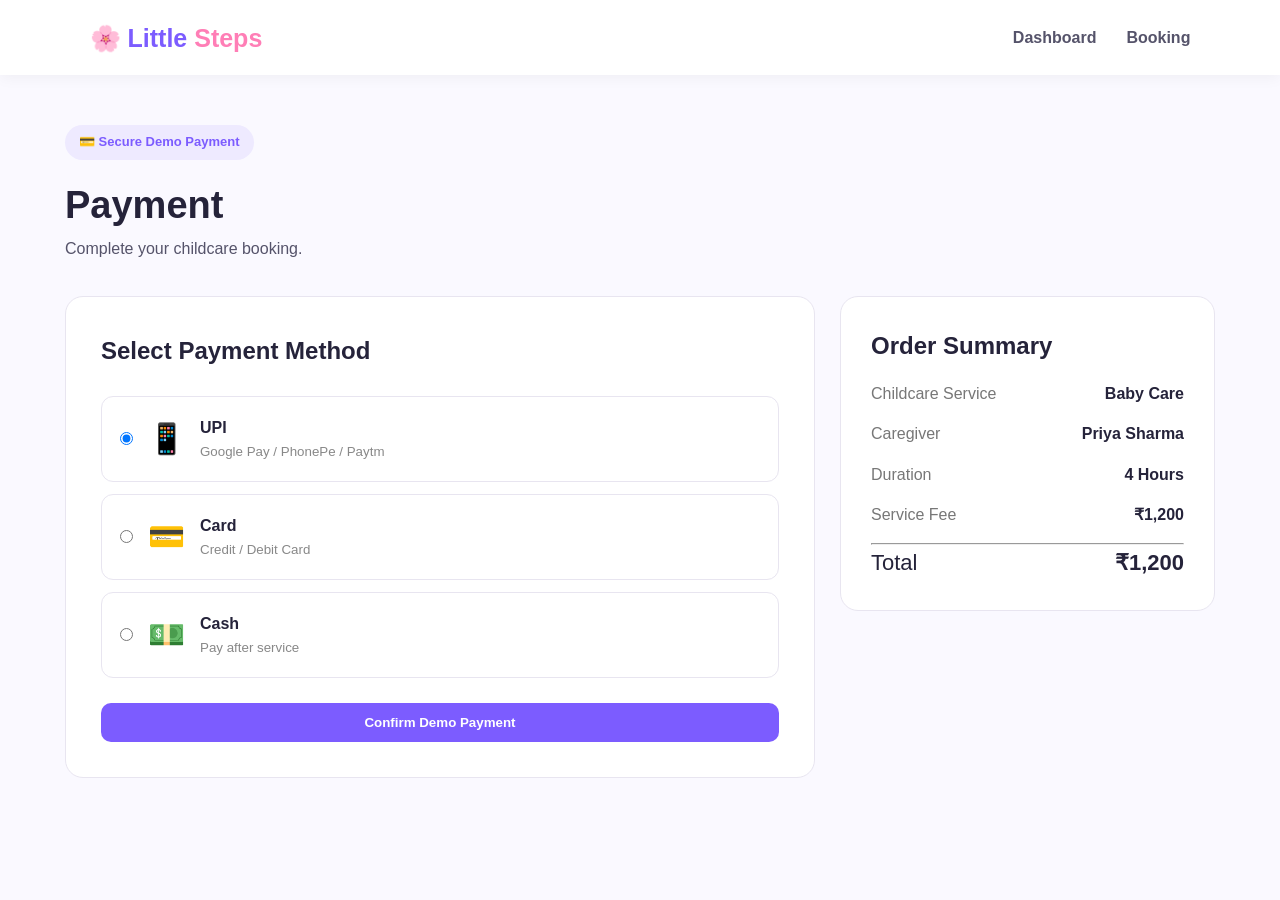
<file: payment.html>
<!DOCTYPE html>
<html lang="en">
<head>
    <meta charset="UTF-8">
    <meta name="viewport" content="width=device-width, initial-scale=1.0">
    <title>Payment | Little Steps</title>
    <link rel="stylesheet" href="style.css">
</head>
<body>

<header class="navbar">
    <div class="logo">🌸 Little <span>Steps</span></div>
    <nav>
        <a href="dashboard.html">Dashboard</a>
        <a href="booking.html">Booking</a>
    </nav>
</header>

<main class="page-container">

    <div class="page-heading">
        <span class="badge">💳 Secure Demo Payment</span>
        <h1>Payment</h1>
        <p>Complete your childcare booking.</p>
    </div>

    <div class="payment-layout">

        <div class="form-card">

            <h2>Select Payment Method</h2>

            <div class="payment-options">

                <label class="payment-option">
                    <input type="radio" name="payment" value="upi" checked>
                    <span>📱</span>
                    <div>
                        <strong>UPI</strong>
                        <small>Google Pay / PhonePe / Paytm</small>
                    </div>
                </label>

                <label class="payment-option">
                    <input type="radio" name="payment" value="card">
                    <span>💳</span>
                    <div>
                        <strong>Card</strong>
                        <small>Credit / Debit Card</small>
                    </div>
                </label>

                <label class="payment-option">
                    <input type="radio" name="payment" value="cash">
                    <span>💵</span>
                    <div>
                        <strong>Cash</strong>
                        <small>Pay after service</small>
                    </div>
                </label>

            </div>

            <button onclick="makePayment()" class="btn full">
                Confirm Demo Payment
            </button>

        </div>

        <div class="payment-summary">

            <h2>Order Summary</h2>

            <div class="summary-row">
                <span>Childcare Service</span>
                <strong>Baby Care</strong>
            </div>

            <div class="summary-row">
                <span>Caregiver</span>
                <strong>Priya Sharma</strong>
            </div>

            <div class="summary-row">
                <span>Duration</span>
                <strong>4 Hours</strong>
            </div>

            <div class="summary-row">
                <span>Service Fee</span>
                <strong>₹1,200</strong>
            </div>

            <hr>

            <div class="summary-total">
                <span>Total</span>
                <strong>₹1,200</strong>
            </div>

        </div>

    </div>

</main>

<script src="script.js"></script>
</body>
</html>
</file>
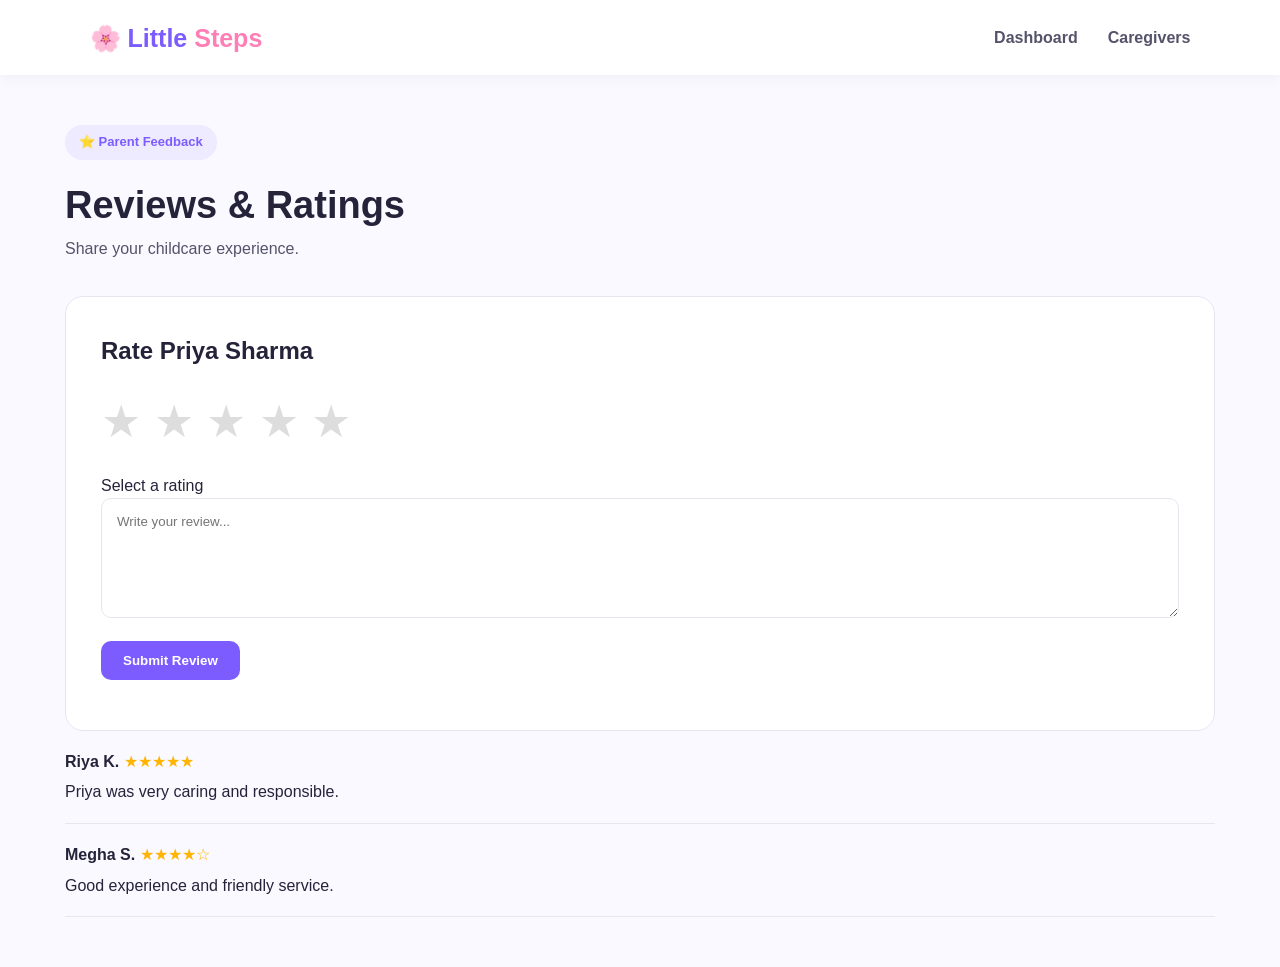
<file: reviews.html>
<!DOCTYPE html>
<html lang="en">
<head>
    <meta charset="UTF-8">
    <meta name="viewport" content="width=device-width, initial-scale=1.0">
    <title>Reviews | Little Steps</title>
    <link rel="stylesheet" href="style.css">
</head>
<body>

<header class="navbar">
    <div class="logo">🌸 Little <span>Steps</span></div>
    <nav>
        <a href="dashboard.html">Dashboard</a>
        <a href="caregivers.html">Caregivers</a>
    </nav>
</header>

<main class="page-container">

    <div class="page-heading">
        <span class="badge">⭐ Parent Feedback</span>
        <h1>Reviews & Ratings</h1>
        <p>Share your childcare experience.</p>
    </div>

    <div class="form-card">

        <h2>Rate Priya Sharma</h2>

        <div class="star-rating" id="starRating">
            <span onclick="selectStar(1)">★</span>
            <span onclick="selectStar(2)">★</span>
            <span onclick="selectStar(3)">★</span>
            <span onclick="selectStar(4)">★</span>
            <span onclick="selectStar(5)">★</span>
        </div>

        <p id="ratingText">Select a rating</p>

        <textarea id="reviewText"
                  placeholder="Write your review..."></textarea>

        <button onclick="submitReview()" class="btn">
            Submit Review
        </button>

        <div id="reviewMessage" class="success-message"></div>

    </div>

    <div class="reviews-section">

        <div class="review-item">
            <strong>Riya K.</strong>
            <span class="rating">★★★★★</span>
            <p>Priya was very caring and responsible.</p>
        </div>

        <div class="review-item">
            <strong>Megha S.</strong>
            <span class="rating">★★★★☆</span>
            <p>Good experience and friendly service.</p>
        </div>

    </div>

</main>

<script src="script.js"></script>
</body>
</html>
</file>
<file: style.css>
* {
    margin: 0;
    padding: 0;
    box-sizing: border-box;
}

:root {
    --primary: #7c5cff;
    --secondary: #ff7eb6;
    --light: #f7f5ff;
    --dark: #25233a;
    --text: #55536a;
    --white: #ffffff;
    --success: #28a745;
    --danger: #ff4d5a;
    --border: #e8e5f0;
}

body {
    font-family: Arial, Helvetica, sans-serif;
    background: #faf9ff;
    color: var(--dark);
    line-height: 1.6;
}

a {
    text-decoration: none;
    color: inherit;
}

button,
input,
select,
textarea {
    font-family: inherit;
}

.logo {
    font-size: 25px;
    font-weight: 800;
    color: var(--primary);
}

.logo span {
    color: var(--secondary);
}

.navbar {
    height: 75px;
    padding: 0 7%;
    background: white;
    display: flex;
    align-items: center;
    justify-content: space-between;
    box-shadow: 0 2px 15px rgba(0,0,0,.05);
}

.navbar nav {
    display: flex;
    gap: 30px;
}

.navbar nav a {
    color: var(--text);
    font-weight: 600;
}

.navbar nav a:hover {
    color: var(--primary);
}

.btn {
    display: inline-block;
    background: var(--primary);
    color: white;
    border: none;
    border-radius: 10px;
    padding: 12px 22px;
    cursor: pointer;
    font-weight: 700;
    transition: .3s;
}

.btn:hover {
    transform: translateY(-2px);
    opacity: .9;
}

.btn.secondary {
    background: #eeeaff;
    color: var(--primary);
}

.btn.full {
    width: 100%;
    text-align: center;
}

.hero {
    min-height: 600px;
    padding: 80px 8%;
    display: flex;
    align-items: center;
    justify-content: space-between;
    gap: 50px;
    background: linear-gradient(135deg, #f6f2ff, #fff2f8);
}

.hero-content {
    max-width: 650px;
}

.badge {
    display: inline-block;
    padding: 7px 14px;
    border-radius: 30px;
    background: #eeeaff;
    color: var(--primary);
    font-size: 13px;
    font-weight: 700;
    margin-bottom: 15px;
}

.hero h1 {
    font-size: 58px;
    line-height: 1.1;
    margin-bottom: 20px;
}

.hero h1 span {
    color: var(--secondary);
}

.hero p {
    color: var(--text);
    font-size: 18px;
    max-width: 580px;
    margin-bottom: 30px;
}

.hero-buttons {
    display: flex;
    gap: 15px;
}

.hero-card {
    width: 380px;
    padding: 45px 30px;
    background: white;
    border-radius: 30px;
    text-align: center;
    box-shadow: 0 20px 60px rgba(80,60,150,.15);
}

.baby-icon {
    width: 140px;
    height: 140px;
    border-radius: 50%;
    background: #f3eaff;
    display: flex;
    align-items: center;
    justify-content: center;
    font-size: 75px;
    margin: auto;
}

.hero-card h3 {
    margin-top: 20px;
    font-size: 25px;
}

.hero-card p {
    font-size: 15px;
}

.mini-stats {
    display: flex;
    justify-content: space-around;
    border-top: 1px solid var(--border);
    padding-top: 20px;
}

.mini-stats div {
    display: flex;
    flex-direction: column;
}

.mini-stats strong {
    color: var(--primary);
}

.mini-stats small {
    color: #888;
}

.features,
.services {
    padding: 80px 8%;
    text-align: center;
}

.features h2,
.services h2 {
    font-size: 36px;
    margin-bottom: 10px;
}

.section-subtitle {
    color: var(--text);
    margin-bottom: 40px;
}

.feature-grid,
.service-grid {
    display: grid;
    grid-template-columns: repeat(4, 1fr);
    gap: 25px;
    margin-top: 40px;
}

.feature-card,
.service-card {
    background: white;
    padding: 30px 20px;
    border-radius: 18px;
    border: 1px solid var(--border);
    transition: .3s;
}

.feature-card:hover,
.service-card:hover {
    transform: translateY(-6px);
    box-shadow: 0 15px 35px rgba(0,0,0,.08);
}

.feature-icon {
    font-size: 40px;
    margin-bottom: 15px;
}

.service-card span {
    font-size: 45px;
}

.service-card h3 {
    margin: 15px 0 8px;
}

.service-card p,
.feature-card p {
    color: var(--text);
}

.cta {
    margin: 40px 8% 80px;
    padding: 70px 30px;
    text-align: center;
    background: linear-gradient(135deg, #7c5cff, #ff7eb6);
    color: white;
    border-radius: 30px;
}

.cta h2 {
    font-size: 35px;
}

.cta p {
    margin: 10px 0 25px;
}

.cta .btn {
    background: white;
    color: var(--primary);
}

footer {
    padding: 40px 8%;
    background: #25233a;
    color: white;
    text-align: center;
}

footer p {
    color: #bbb8c8;
    margin-top: 8px;
}

/* AUTH */

.auth-body {
    min-height: 100vh;
    background: linear-gradient(135deg, #f4efff, #fff0f7);
    display: flex;
    align-items: center;
    justify-content: center;
}

.auth-container {
    width: 900px;
    min-height: 550px;
    display: grid;
    grid-template-columns: 1fr 1fr;
    background: white;
    border-radius: 25px;
    overflow: hidden;
    box-shadow: 0 20px 70px rgba(0,0,0,.12);
}

.auth-brand {
    background: linear-gradient(145deg, #7c5cff, #ff7eb6);
    color: white;
    padding: 60px 45px;
}

.auth-brand .logo {
    color: white;
}

.auth-brand .logo span {
    color: #ffe1ef;
}

.auth-brand h1 {
    margin-top: 60px;
    font-size: 40px;
}

.auth-brand p {
    margin-top: 10px;
    opacity: .9;
}

.auth-illustration {
    font-size: 100px;
    text-align: center;
    margin-top: 50px;
}

.auth-box {
    padding: 55px 45px;
}

.auth-box h2 {
    font-size: 32px;
}

.muted {
    color: #888;
    margin-bottom: 25px;
}

.auth-box form label,
.form-group label {
    display: block;
    font-weight: 700;
    margin-bottom: 7px;
}

.auth-box form > input {
    width: 100%;
    padding: 14px;
    border: 1px solid var(--border);
    border-radius: 9px;
    margin-bottom: 18px;
    outline: none;
}

.auth-box input:focus,
.form-group input:focus,
.form-group textarea:focus,
.form-group select:focus {
    border-color: var(--primary);
}

.remember {
    display: flex;
    justify-content: space-between;
    font-size: 13px;
    margin-bottom: 20px;
}

.remember a {
    color: var(--primary);
}

.divider {
    text-align: center;
    margin: 20px 0;
    color: #aaa;
}

.social-btn {
    width: 100%;
    padding: 12px;
    background: white;
    border: 1px solid var(--border);
    border-radius: 9px;
    cursor: pointer;
}

.auth-bottom {
    text-align: center;
    margin-top: 25px;
    color: #777;
}

.auth-bottom a {
    color: var(--primary);
    font-weight: bold;
}

/* DASHBOARD */

.dashboard-nav {
    height: 70px;
    padding: 0 4%;
    background: white;
    border-bottom: 1px solid var(--border);
    display: flex;
    align-items: center;
    justify-content: space-between;
}

.dashboard-nav > a {
    color: var(--primary);
    font-weight: bold;
}

.nav-actions {
    display: flex;
    align-items: center;
    gap: 20px;
}

.nav-actions button {
    border: none;
    background: #eeeaff;
    color: var(--primary);
    padding: 9px 15px;
    border-radius: 8px;
    cursor: pointer;
    font-weight: bold;
}

.sos-small {
    background: #ffe7e7;
    color: var(--danger);
    padding: 8px 13px;
    border-radius: 8px;
    font-weight: bold;
}

.dashboard-layout {
    display: flex;
    min-height: calc(100vh - 70px);
}

.sidebar {
    width: 250px;
    background: white;
    border-right: 1px solid var(--border);
    padding: 25px 15px;
}

.sidebar a {
    display: block;
    padding: 13px 15px;
    margin-bottom: 6px;
    border-radius: 9px;
    color: var(--text);
    font-weight: 600;
}

.sidebar a:hover,
.sidebar a.active {
    background: #eeeaff;
    color: var(--primary);
}

.dashboard-main {
    flex: 1;
    padding: 40px;
    overflow: auto;
}

.welcome {
    display: flex;
    align-items: center;
    justify-content: space-between;
    margin-bottom: 35px;
}

.welcome h1 {
    font-size: 32px;
}

.welcome p {
    color: var(--text);
}

.stat-grid {
    display: grid;
    grid-template-columns: repeat(4, 1fr);
    gap: 20px;
}

.dashboard-stat {
    padding: 22px;
    background: white;
    border: 1px solid var(--border);
    border-radius: 15px;
    display: flex;
    gap: 15px;
    align-items: center;
}

.dashboard-stat > span {
    font-size: 35px;
}

.dashboard-stat h3 {
    font-size: 23px;
}

.dashboard-stat p {
    color: #888;
    font-size: 13px;
}

.dashboard-section {
    margin-top: 35px;
}

.section-header {
    display: flex;
    justify-content: space-between;
    align-items: center;
    margin-bottom: 15px;
}

.section-header a {
    color: var(--primary);
    font-weight: bold;
}

.care-session {
    background: white;
    padding: 20px;
    border-radius: 15px;
    border: 1px solid var(--border);
    display: flex;
    align-items: center;
    gap: 20px;
}

.caregiver-avatar,
.large-avatar {
    width: 75px;
    height: 75px;
    border-radius: 50%;
    background: #eeeaff;
    display: flex;
    align-items: center;
    justify-content: center;
    font-size: 42px;
}

.session-info {
    flex: 1;
}

.session-info p {
    color: var(--success);
}

.session-info small {
    color: #888;
}

.status {
    display: inline-block;
    padding: 5px 10px;
    border-radius: 20px;
    font-size: 12px;
    font-weight: bold;
}

.active-status {
    background: #e4fae9;
    color: var(--success);
}

.confirmed {
    background: #e4fae9;
    color: var(--success);
}

.pending {
    background: #fff4d9;
    color: #b47a00;
}

.quick-grid {
    display: grid;
    grid-template-columns: repeat(4, 1fr);
    gap: 15px;
}

.quick-card {
    background: white;
    padding: 22px;
    border: 1px solid var(--border);
    border-radius: 15px;
}

.quick-card:hover {
    border-color: var(--primary);
}

.quick-card span {
    font-size: 30px;
}

.quick-card h3 {
    margin-top: 10px;
}

.quick-card p {
    color: #888;
    font-size: 13px;
}

.emergency-card {
    background: #fff3f3;
    border-color: #ffd6d6;
}

/* GENERAL PAGES */

.page-container {
    max-width: 1200px;
    margin: auto;
    padding: 50px 25px;
}

.page-heading {
    margin-bottom: 35px;
}

.page-heading h1 {
    font-size: 38px;
}

.page-heading p {
    color: var(--text);
}

.search-bar {
    background: white;
    padding: 15px;
    border-radius: 15px;
    border: 1px solid var(--border);
    display: flex;
    gap: 12px;
    margin-bottom: 30px;
}

.search-bar input,
.search-bar select {
    flex: 1;
    padding: 13px;
    border: 1px solid var(--border);
    border-radius: 8px;
    outline: none;
}

.caregiver-grid {
    display: grid;
    grid-template-columns: repeat(4, 1fr);
    gap: 20px;
}

.caregiver-card {
    background: white;
    padding: 20px;
    border-radius: 18px;
    border: 1px solid var(--border);
    position: relative;
}

.caregiver-photo {
    height: 150px;
    background: #f0ebff;
    border-radius: 15px;
    display: flex;
    align-items: center;
    justify-content: center;
    font-size: 80px;
}

.available {
    display: inline-block;
    margin-top: 12px;
    color: var(--success);
    font-size: 12px;
    font-weight: bold;
}

.caregiver-card h3 {
    margin-top: 5px;
}

.caregiver-card > p {
    color: #777;
    font-size: 13px;
}

.rating {
    color: #ffb400;
    margin: 10px 0;
}

.rating b {
    color: #555;
}

.caregiver-details {
    display: flex;
    flex-direction: column;
    gap: 5px;
    color: #777;
    font-size: 12px;
}

.price {
    font-size: 21px;
    font-weight: bold;
    margin-top: 15px;
}

.price small {
    font-size: 12px;
    color: #888;
    font-weight: normal;
}

.card-buttons {
    display: flex;
    gap: 8px;
    margin-top: 15px;
}

.card-buttons .btn {
    padding: 9px 12px;
    font-size: 12px;
}

/* PROFILE */

.profile-top {
    background: white;
    padding: 40px;
    border-radius: 20px;
    border: 1px solid var(--border);
    display: flex;
    gap: 35px;
    align-items: center;
}

.verified {
    color: var(--success);
    font-weight: bold;
    font-size: 13px;
}

.profile-info h1 {
    font-size: 38px;
}

.profile-info p {
    color: #777;
}

.profile-grid {
    display: grid;
    grid-template-columns: repeat(2, 1fr);
    gap: 20px;
    margin-top: 20px;
}

.profile-box {
    background: white;
    padding: 25px;
    border: 1px solid var(--border);
    border-radius: 15px;
    margin-top: 20px;
}

.profile-box h2 {
    margin-bottom: 12px;
}

.profile-box p {
    color: var(--text);
}

.check-list {
    list-style: none;
    line-height: 2;
    color: var(--success);
}

.review-item {
    padding: 18px 0;
    border-bottom: 1px solid var(--border);
}

.review-item p {
    margin-top: 5px;
}

/* FORMS */

.form-card {
    background: white;
    padding: 35px;
    border-radius: 18px;
    border: 1px solid var(--border);
}

.form-grid {
    display: grid;
    grid-template-columns: 1fr 1fr;
    gap: 20px;
}

.form-group {
    margin-bottom: 20px;
}

.full-width {
    grid-column: 1 / -1;
}

.form-group input,
.form-group select,
.form-group textarea {
    width: 100%;
    padding: 13px;
    border: 1px solid var(--border);
    border-radius: 8px;
    outline: none;
}

.form-group textarea {
    min-height: 100px;
    resize: vertical;
}

.profile-photo-upload {
    text-align: center;
    margin-bottom: 30px;
}

.child-avatar {
    width: 100px;
    height: 100px;
    border-radius: 50%;
    background: #eeeaff;
    font-size: 60px;
    display: flex;
    justify-content: center;
    align-items: center;
    margin: auto;
}

.profile-photo-upload button {
    margin-top: 10px;
    border: none;
    background: transparent;
    color: var(--primary);
    cursor: pointer;
}

.success-message {
    color: var(--success);
    margin-top: 15px;
    font-weight: bold;
}

/* BOOKING */

.booking-layout,
.payment-layout {
    display: grid;
    grid-template-columns: 2fr 1fr;
    gap: 25px;
}

.booking-summary,
.payment-summary {
    background: white;
    padding: 30px;
    border-radius: 18px;
    border: 1px solid var(--border);
    height: fit-content;
}

.summary-row {
    display: flex;
    justify-content: space-between;
    margin: 15px 0;
    color: #777;
}

.summary-row strong {
    color: var(--dark);
}

.summary-total {
    display: flex;
    justify-content: space-between;
    font-size: 22px;
}

.payment-options {
    margin: 25px 0;
}

.payment-option {
    display: flex;
    align-items: center;
    gap: 15px;
    padding: 18px;
    border: 1px solid var(--border);
    border-radius: 12px;
    margin-bottom: 12px;
    cursor: pointer;
}

.payment-option > span {
    font-size: 30px;
}

.payment-option div {
    display: flex;
    flex-direction: column;
}

.payment-option small {
    color: #888;
}

/* STATUS */

.status-card {
    background: white;
    padding: 35px;
    border-radius: 20px;
    border: 1px solid var(--border);
    max-width: 900px;
    margin: auto;
}

.live-indicator {
    color: var(--danger);
    font-weight: bold;
}

.live-indicator span {
    display: inline-block;
    width: 10px;
    height: 10px;
    background: var(--danger);
    border-radius: 50%;
}

.status-caregiver {
    display: flex;
    align-items: center;
    gap: 20px;
    margin: 30px 0;
}

.progress-container {
    margin: 30px 0;
}

.progress-label {
    display: flex;
    justify-content: space-between;
    color: #777;
}

.progress-bar {
    height: 10px;
    background: #eeeaff;
    border-radius: 10px;
    margin: 10px 0;
}

.progress-fill {
    width: 58%;
    height: 100%;
    background: linear-gradient(90deg, #7c5cff, #ff7eb6);
    border-radius: 10px;
}

.care-status-grid {
    display: grid;
    grid-template-columns: repeat(4, 1fr);
    gap: 15px;
}

.care-status-grid div {
    text-align: center;
    background: #faf9ff;
    padding: 20px;
    border-radius: 12px;
}

.care-status-grid span {
    font-size: 28px;
    display: block;
}

.care-status-grid strong,
.care-status-grid small {
    display: block;
}

.care-status-grid small {
    color: #888;
}

.status-actions {
    display: flex;
    gap: 15px;
    margin-top: 25px;
}

.emergency-btn {
    background: var(--danger);
}

/* EMERGENCY */

.emergency-page {
    min-height: calc(100vh - 70px);
    padding: 50px 7%;
    text-align: center;
    background: #fff8f8;
}

.emergency-header span {
    color: var(--danger);
    font-weight: bold;
}

.emergency-header h1 {
    font-size: 40px;
}

.emergency-header p {
    color: #777;
}

.sos-button {
    width: 190px;
    height: 190px;
    border-radius: 50%;
    border: 15px solid #ffd6d6;
    background: var(--danger);
    color: white;
    font-size: 38px;
    font-weight: bold;
    cursor: pointer;
    margin: 40px auto;
    display: flex;
    flex-direction: column;
    justify-content: center;
    align-items: center;
    box-shadow: 0 0 0 15px #fff0f0;
    transition: .2s;
}

.sos-button:hover {
    transform: scale(1.05);
}

.sos-button span {
    font-size: 35px;
}

.sos-button small {
    font-size: 12px;
}

.sos-message {
    max-width: 600px;
    margin: auto;
    font-weight: bold;
    color: var(--danger);
}

.emergency-grid {
    max-width: 1000px;
    margin: 30px auto;
    display: grid;
    grid-template-columns: repeat(4, 1fr);
    gap: 15px;
}

.emergency-contact {
    background: white;
    border: 1px solid #ffdede;
    padding: 25px;
    border-radius: 15px;
}

.emergency-contact > span {
    font-size: 35px;
}

.emergency-contact h3 {
    margin: 10px 0;
}

.emergency-contact p {
    color: #888;
}

.emergency-contact button {
    margin-top: 12px;
    width: 100%;
    padding: 9px;
    border: none;
    background: #ffe7e7;
    color: var(--danger);
    border-radius: 8px;
    cursor: pointer;
    font-weight: bold;
}

/* NOTIFICATIONS */

.notification-list {
    max-width: 800px;
}

.notification {
    display: flex;
    gap: 20px;
    background: white;
    border: 1px solid var(--border);
    padding: 20px;
    margin-bottom: 12px;
    border-radius: 14px;
}

.notification.unread {
    border-left: 4px solid var(--primary);
    background: #fbfaff;
}

.notification-icon {
    width: 50px;
    height: 50px;
    border-radius: 50%;
    background: #eeeaff;
    display: flex;
    align-items: center;
    justify-content: center;
    font-size: 25px;
}

.notification p {
    color: #777;
}

.notification small {
    color: #aaa;
}

/* REVIEWS */

.star-rating {
    font-size: 45px;
    color: #ddd;
    cursor: pointer;
    margin: 15px 0;
}

.star-rating span.active {
    color: #ffb400;
}

#reviewText {
    width: 100%;
    min-height: 120px;
    padding: 15px;
    border: 1px solid var(--border);
    border-radius: 10px;
    margin-bottom: 15px;
}

/* TABLE */

.table-container {
    overflow-x: auto;
    background: white;
    border: 1px solid var(--border);
    border-radius: 15px;
}

table {
    width: 100%;
    border-collapse: collapse;
}

th,
td {
    padding: 15px;
    text-align: left;
    border-bottom: 1px solid var(--border);
}

th {
    background: #f7f5ff;
}

td {
    color: #666;
}

/* ADMIN */

.alert-box {
    background: #fff0f0;
    border: 1px solid #ffd2d2;
    padding: 20px;
    border-radius: 12px;
    color: var(--danger);
    display: flex;
    align-items: center;
    gap: 15px;
}

.alert-box span {
    flex: 1;
    color: #777;
}

.alert-box button {
    border: none;
    padding: 8px 15px;
    border-radius: 7px;
    background: var(--danger);
    color: white;
    cursor: pointer;
}

/* RESPONSIVE */

@media (max-width: 1000px) {

    .feature-grid,
    .service-grid,
    .caregiver-grid {
        grid-template-columns: repeat(2, 1fr);
    }

    .stat-grid,
    .quick-grid {
        grid-template-columns: repeat(2, 1fr);
    }

    .emergency-grid {
        grid-template-columns: repeat(2, 1fr);
    }

    .hero {
        padding: 60px 5%;
    }

    .hero h1 {
        font-size: 45px;
    }

    .hero-card {
        width: 320px;
    }
}

@media (max-width: 768px) {

    .navbar {
        padding: 15px 20px;
        height: auto;
        flex-wrap: wrap;
        gap: 15px;
    }

    .navbar nav {
        order: 3;
        width: 100%;
        justify-content: center;
        gap: 15px;
        flex-wrap: wrap;
    }

    .navbar .btn {
        display: none;
    }

    .hero {
        flex-direction: column;
        text-align: center;
    }

    .hero p {
        margin-left: auto;
        margin-right: auto;
    }

    .hero-buttons {
        justify-content: center;
        flex-wrap: wrap;
    }

    .hero-card {
        width: 100%;
        max-width: 380px;
    }

    .feature-grid,
    .service-grid,
    .caregiver-grid,
    .profile-grid,
    .form-grid,
    .booking-layout,
    .payment-layout {
        grid-template-columns: 1fr;
    }

    .search-bar {
        flex-direction: column;
    }

    .sidebar {
        width: 65px;
        padding: 15px 8px;
    }

    .sidebar a {
        font-size: 0;
        text-align: center;
    }

    .sidebar a:first-letter {
        font-size: 20px;
    }

    .dashboard-main {
        padding: 20px;
    }

    .welcome {
        flex-direction: column;
        align-items: flex-start;
        gap: 20px;
    }

    .stat-grid,
    .quick-grid,
    .care-status-grid,
    .emergency-grid {
        grid-template-columns: 1fr 1fr;
    }

    .auth-container {
        width: 95%;
        grid-template-columns: 1fr;
    }

    .auth-brand {
        display: none;
    }

    .profile-top {
        flex-direction: column;
        text-align: center;
    }
}

@media (max-width: 500px) {

    .feature-grid,
    .service-grid,
    .stat-grid,
    .quick-grid,
    .caregiver-grid,
    .emergency-grid,
    .care-status-grid {
        grid-template-columns: 1fr;
    }

    .hero h1 {
        font-size: 38px;
    }

    .dashboard-nav {
        padding: 0 15px;
    }

    .dashboard-nav .logo {
        font-size: 19px;
    }

    .nav-actions {
        gap: 8px;
    }

    .status-actions {
        flex-direction: column;
    }

    .care-session {
        flex-wrap: wrap;
    }

    .page-heading h1 {
        font-size: 30px;
    }
}
</file>
